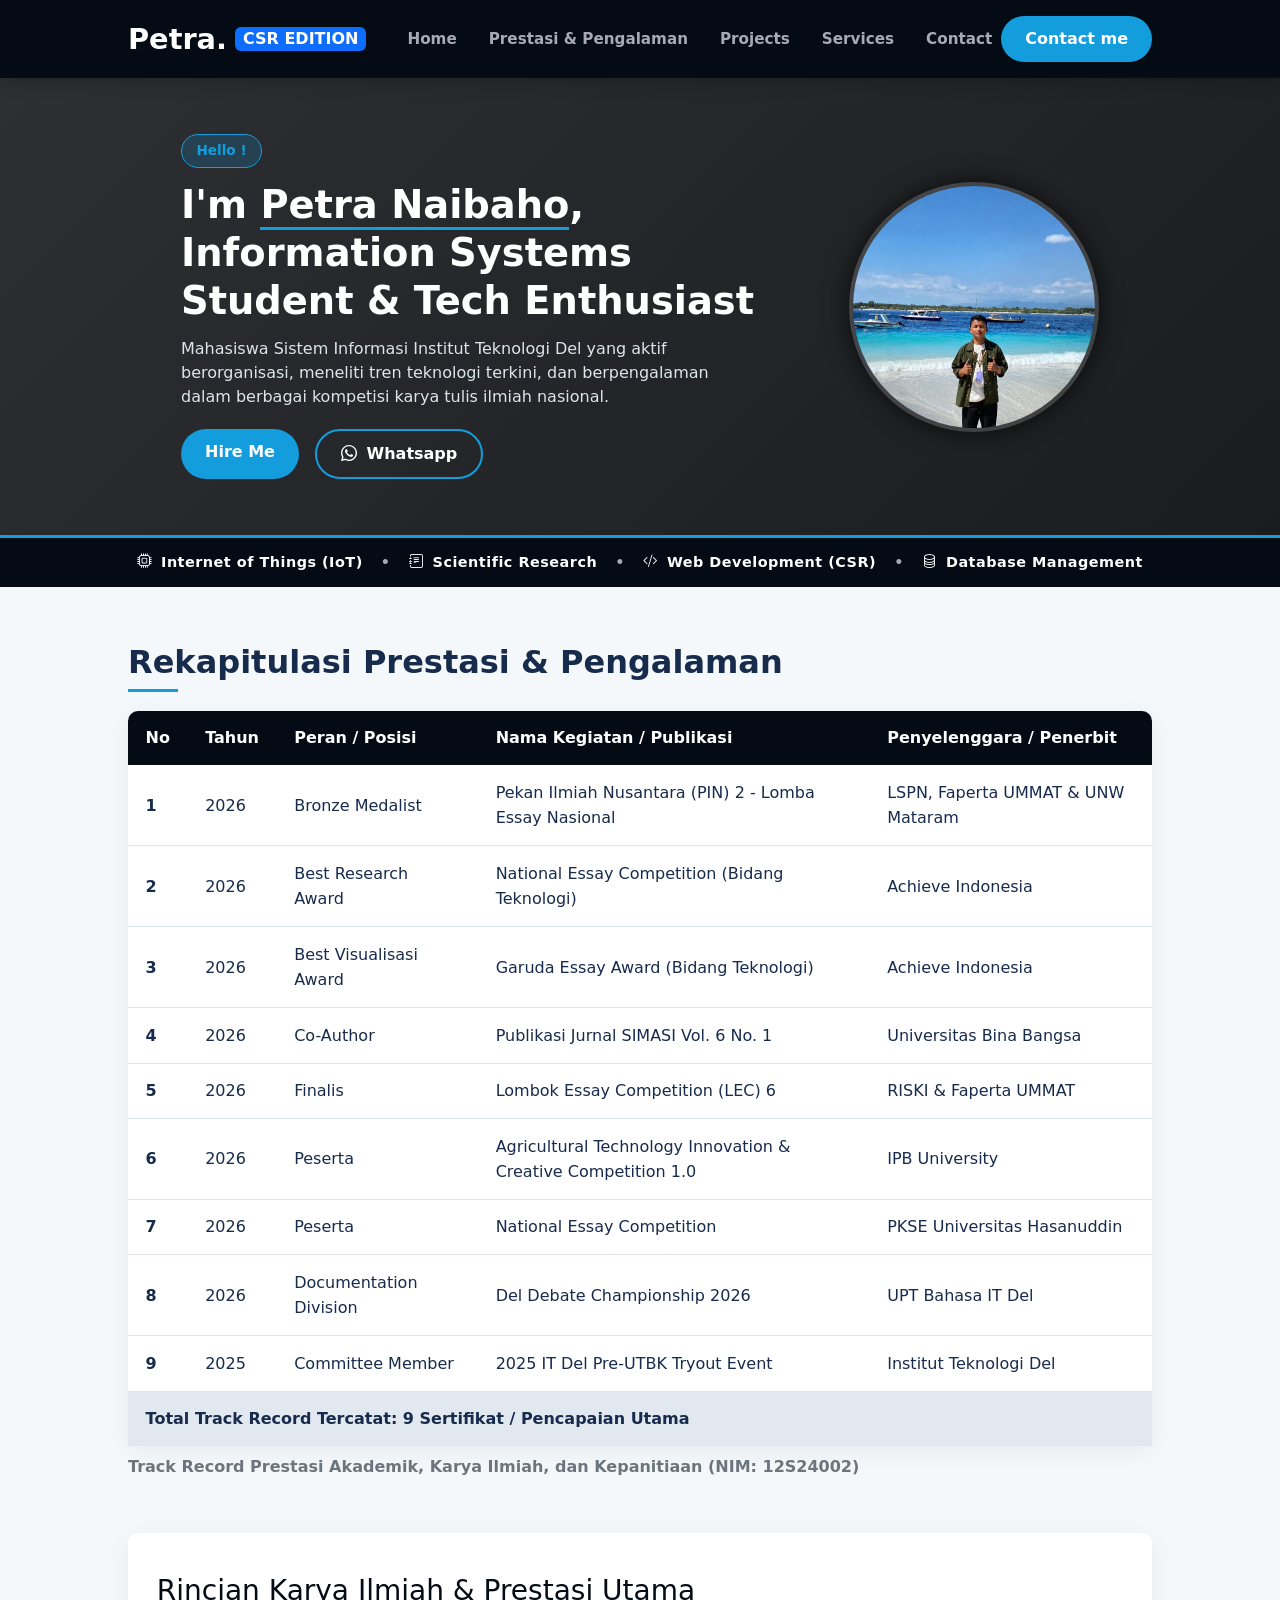
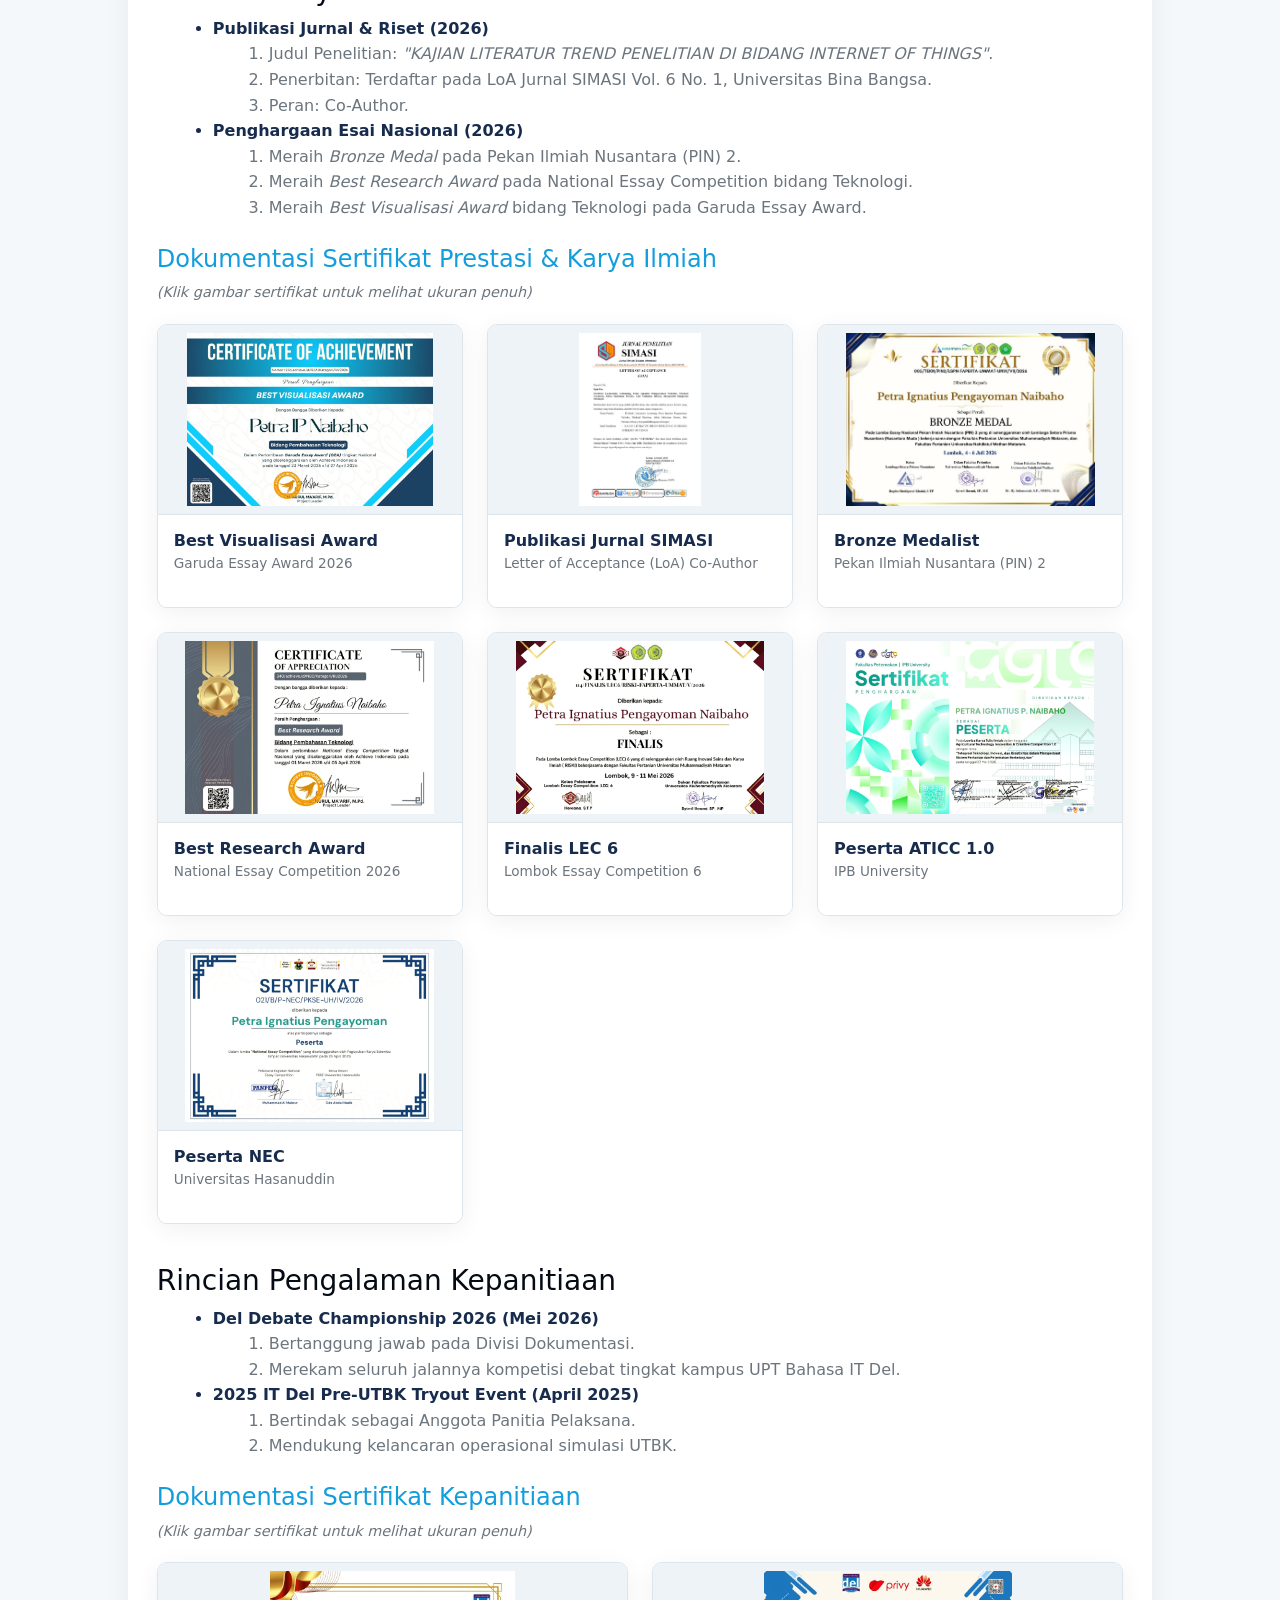
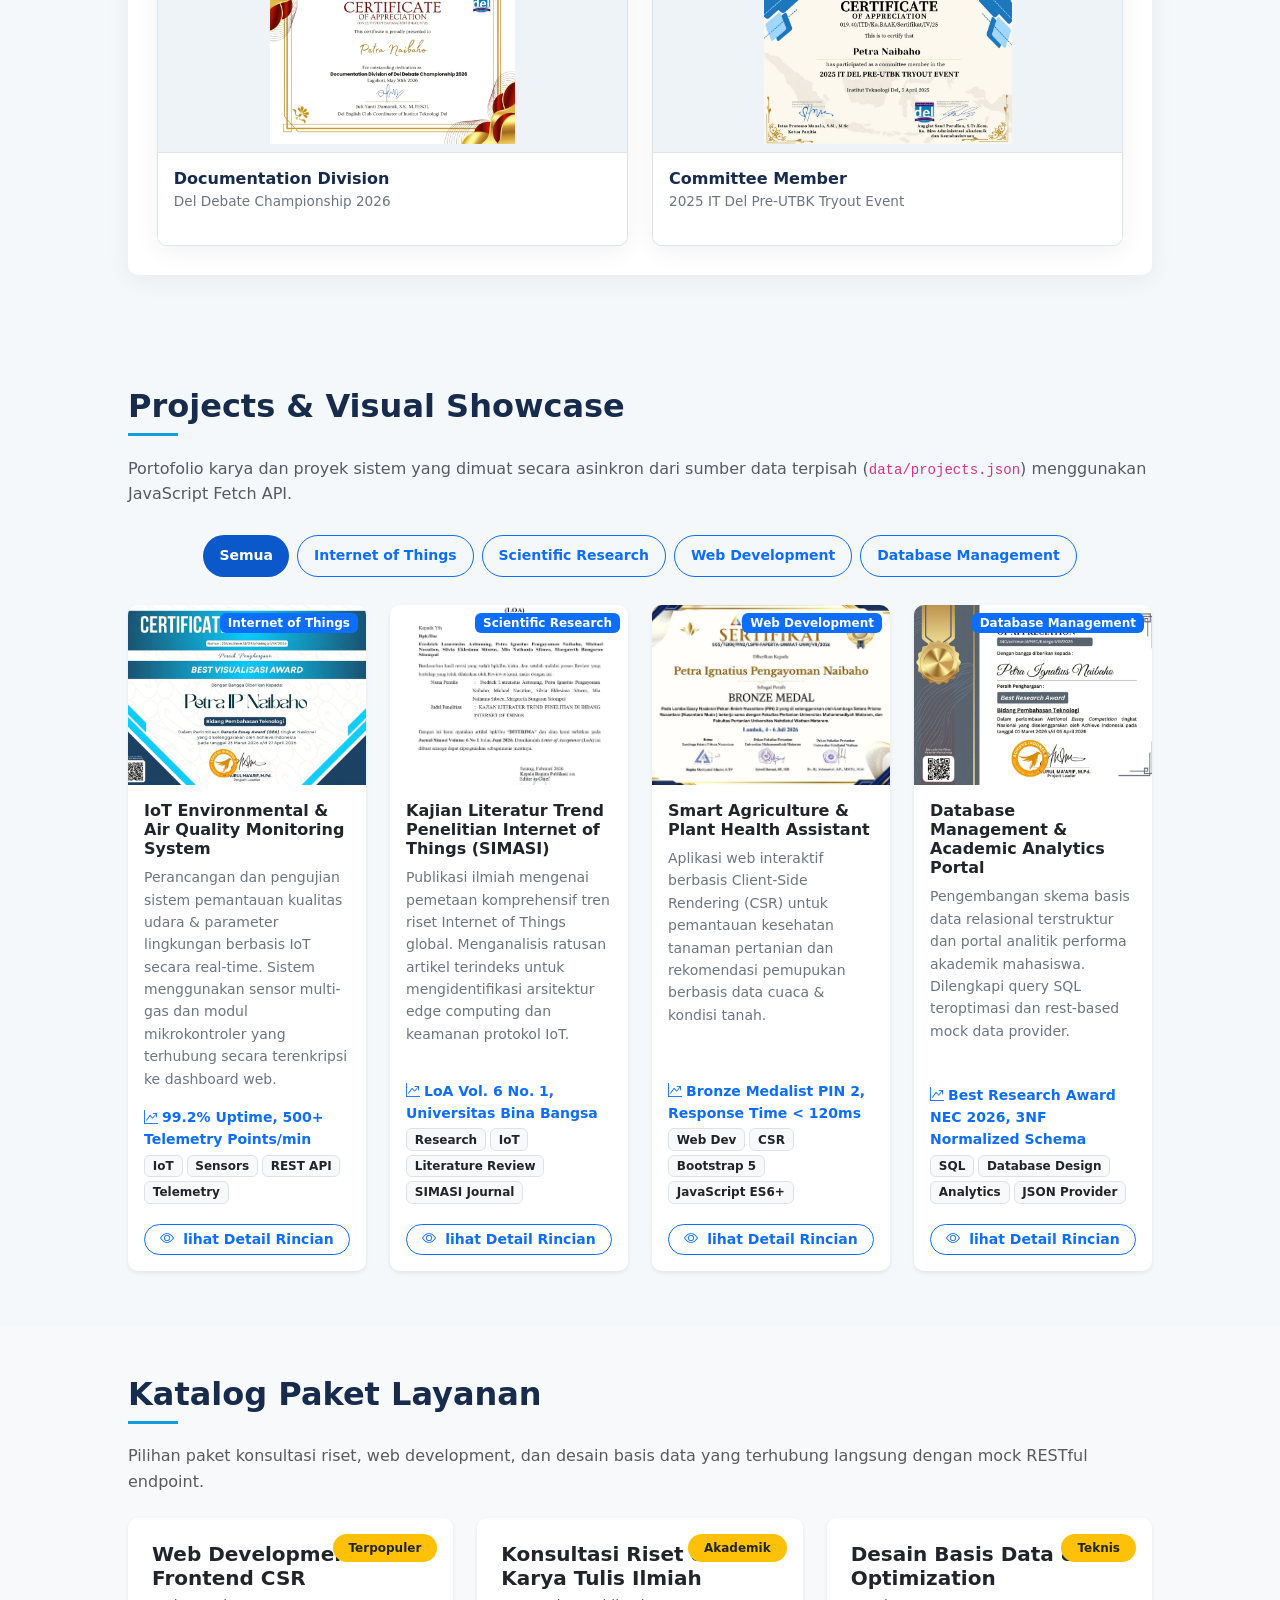
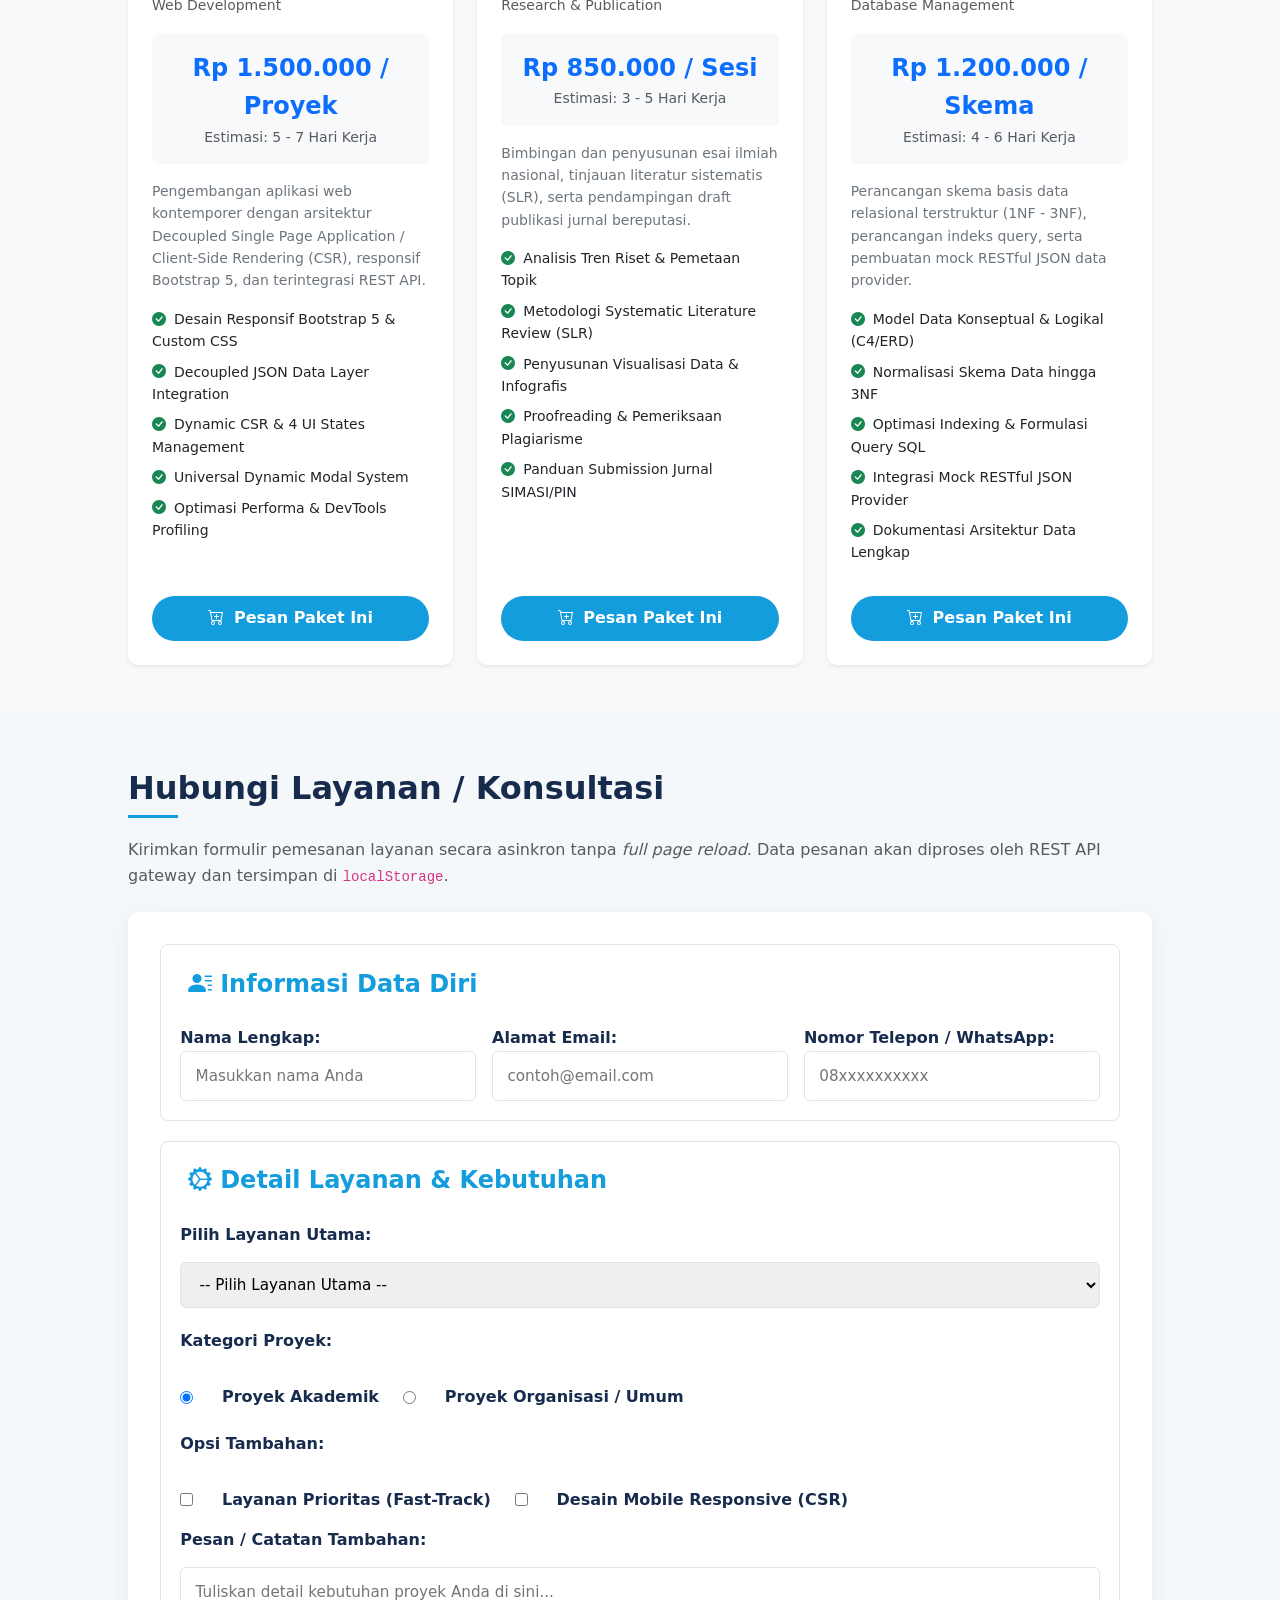
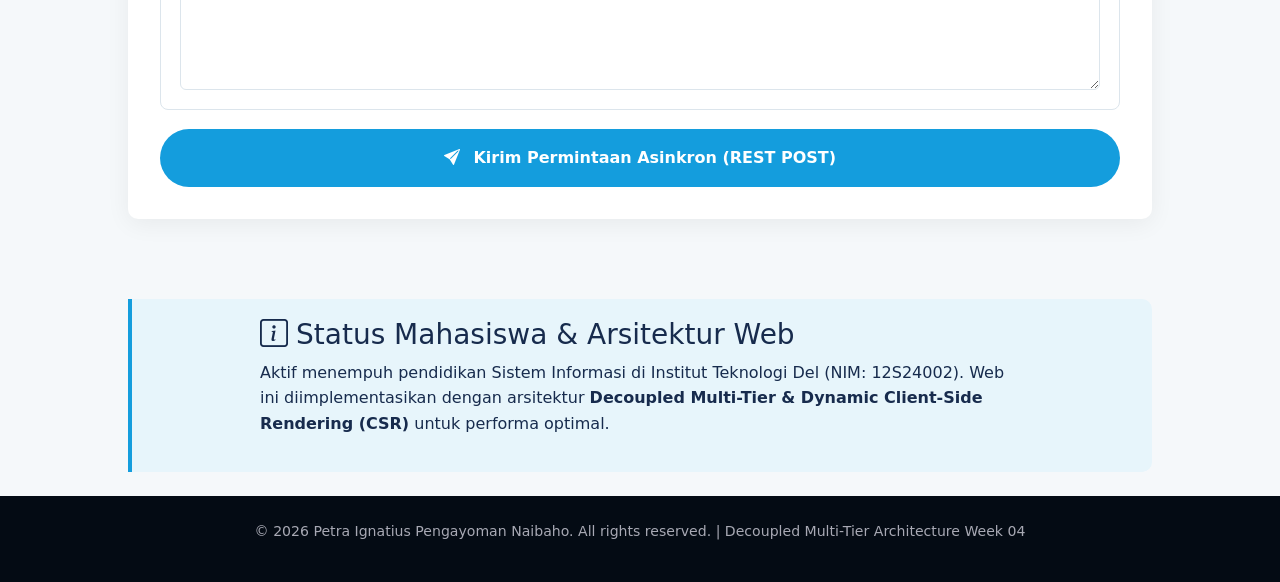
<file: index.html>
<!DOCTYPE html>
<html lang="id">
<head>
  <meta charset="UTF-8">
  <meta name="viewport" content="width=device-width, initial-scale=1.0">
  <title>Portofolio - Petra Ignatius Pengayoman Naibaho (Decoupled CSR)</title>
  <!-- Content Security Policy (CSP) Lapis Pertama Keamanan Sisi Klien -->
  <meta http-equiv="Content-Security-Policy" content="default-src 'self' https: data: 'unsafe-inline' 'unsafe-eval';">
  
  <!-- Bootstrap 5.3.3 CSS CDN -->
  <link href="https://cdn.jsdelivr.net/npm/bootstrap@5.3.3/dist/css/bootstrap.min.css" rel="stylesheet">
  <!-- Bootstrap Icons CDN -->
  <link rel="stylesheet" href="https://cdn.jsdelivr.net/npm/bootstrap-icons@1.11.3/font/bootstrap-icons.min.css">
  
  <!-- Custom Styles Week 4 (Modular) -->
  <link rel="stylesheet" href="css/custom-style.css">
</head>
<body>

  <!-- Header & Navigasi Utama -->
  <header>
    <div class="logo d-flex align-items-center gap-2">
      <h2 class="mb-0">Petra.</h2>
      <span class="badge bg-primary text-uppercase px-2 py-1 fs-6">CSR Edition</span>
    </div>
    <nav>
      <ul>
        <li><a href="#tentang-saya">Home</a></li>
        <li><a href="#prestasi-organisasi">Prestasi & Pengalaman</a></li>
        <li><a href="#portofolio-karya">Projects</a></li>
        <li><a href="#layanan-katalog">Services</a></li>
        <li><a href="#formulir-layanan">Contact</a></li>
      </ul>
    </nav>
    <div class="d-flex align-items-center">
      <!-- Reactive Badge UI State dari localStorage -->
      <span id="orderHistoryBadge" class="badge bg-warning text-dark me-3 rounded-pill px-3 py-2 fw-bold d-none shadow-sm">
        <i class="bi bi-clock-history me-1"></i> 0 Pesanan Tersimpan
      </span>
      <a href="#formulir-layanan" class="btn-nav">Contact me</a>
    </div>
  </header>

  <main>
    <!-- Hero Section -->
    <section id="tentang-saya" class="hero-section">
      <div class="hero-text">
        <span class="badge-hello">Hello !</span>
        <h1>I'm <span>Petra Naibaho</span>,<br>Information Systems Student & Tech Enthusiast</h1>
        <p>Mahasiswa Sistem Informasi Institut Teknologi Del yang aktif berorganisasi, meneliti tren teknologi terkini, dan berpengalaman dalam berbagai kompetisi karya tulis ilmiah nasional.</p>
        
        <div class="hero-buttons">
          <a href="#formulir-layanan" class="btn-primary">Hire Me</a>
          <a href="https://wa.me/6285122082758" target="_blank" rel="noopener noreferrer" class="btn-secondary">
            <i class="bi bi-whatsapp me-1"></i> Whatsapp
          </a>
        </div>
      </div>

      <!-- Foto Profil Utama -->
      <div class="hero-image-container">
        <img src="assets/Petra.jpg" alt="Foto Petra Ignatius Pengayoman Naibaho" class="profile-img">
      </div>
    </section>

    <!-- Skills Banner Strip -->
    <div class="skills-banner">
      <span><i class="bi bi-cpu me-1"></i> Internet of Things (IoT)</span> &bull; 
      <span><i class="bi bi-journal-text me-1"></i> Scientific Research</span> &bull; 
      <span><i class="bi bi-code-slash me-1"></i> Web Development (CSR)</span> &bull; 
      <span><i class="bi bi-database me-1"></i> Database Management</span>
    </div>

    <!-- Section 2: Tabel Rekapitulasi & Rincian Beserta Galeri -->
    <section id="prestasi-organisasi">
      <h2>Rekapitulasi Prestasi & Pengalaman</h2>
      
      <table>
        <caption>Track Record Prestasi Akademik, Karya Ilmiah, dan Kepanitiaan (NIM: 12S24002)</caption>
        <thead>
          <tr>
            <th scope="col">No</th>
            <th scope="col">Tahun</th>
            <th scope="col">Peran / Posisi</th>
            <th scope="col">Nama Kegiatan / Publikasi</th>
            <th scope="col">Penyelenggara / Penerbit</th>
          </tr>
        </thead>
        <tbody>
          <tr>
            <th scope="row">1</th>
            <td>2026</td>
            <td>Bronze Medalist</td>
            <td>Pekan Ilmiah Nusantara (PIN) 2 - Lomba Essay Nasional</td>
            <td>LSPN, Faperta UMMAT & UNW Mataram</td>
          </tr>
          <tr>
            <th scope="row">2</th>
            <td>2026</td>
            <td>Best Research Award</td>
            <td>National Essay Competition (Bidang Teknologi)</td>
            <td>Achieve Indonesia</td>
          </tr>
          <tr>
            <th scope="row">3</th>
            <td>2026</td>
            <td>Best Visualisasi Award</td>
            <td>Garuda Essay Award (Bidang Teknologi)</td>
            <td>Achieve Indonesia</td>
          </tr>
          <tr>
            <th scope="row">4</th>
            <td>2026</td>
            <td>Co-Author</td>
            <td>Publikasi Jurnal SIMASI Vol. 6 No. 1</td>
            <td>Universitas Bina Bangsa</td>
          </tr>
          <tr>
            <th scope="row">5</th>
            <td>2026</td>
            <td>Finalis</td>
            <td>Lombok Essay Competition (LEC) 6</td>
            <td>RISKI & Faperta UMMAT</td>
          </tr>
          <tr>
            <th scope="row">6</th>
            <td>2026</td>
            <td>Peserta</td>
            <td>Agricultural Technology Innovation & Creative Competition 1.0</td>
            <td>IPB University</td>
          </tr>
          <tr>
            <th scope="row">7</th>
            <td>2026</td>
            <td>Peserta</td>
            <td>National Essay Competition</td>
            <td>PKSE Universitas Hasanuddin</td>
          </tr>
          <tr>
            <th scope="row">8</th>
            <td>2026</td>
            <td>Documentation Division</td>
            <td>Del Debate Championship 2026</td>
            <td>UPT Bahasa IT Del</td>
          </tr>
          <tr>
            <th scope="row">9</th>
            <td>2025</td>
            <td>Committee Member</td>
            <td>2025 IT Del Pre-UTBK Tryout Event</td>
            <td>Institut Teknologi Del</td>
          </tr>
        </tbody>
        <tfoot>
          <tr>
            <td colspan="5">Total Track Record Tercatat: 9 Sertifikat / Pencapaian Utama</td>
          </tr>
        </tfoot>
      </table>

      <!-- List Detail Rincian Beserta Galeri -->
      <article class="detail-lists">
        <h3>Rincian Karya Ilmiah & Prestasi Utama</h3>
        <ul>
          <li>
            <strong>Publikasi Jurnal & Riset (2026)</strong>
            <ol>
              <li>Judul Penelitian: <em>"KAJIAN LITERATUR TREND PENELITIAN DI BIDANG INTERNET OF THINGS"</em>.</li>
              <li>Penerbitan: Terdaftar pada LoA Jurnal SIMASI Vol. 6 No. 1, Universitas Bina Bangsa.</li>
              <li>Peran: Co-Author.</li>
            </ol>
          </li>
          <li>
            <strong>Penghargaan Esai Nasional (2026)</strong>
            <ol>
              <li>Meraih <em>Bronze Medal</em> pada Pekan Ilmiah Nusantara (PIN) 2.</li>
              <li>Meraih <em>Best Research Award</em> pada National Essay Competition bidang Teknologi.</li>
              <li>Meraih <em>Best Visualisasi Award</em> bidang Teknologi pada Garuda Essay Award.</li>
            </ol>
          </li>
        </ul>

        <!-- Galeri Sertifikat Prestasi -->
        <h4 style="margin-top: 1.5rem; color: var(--primary-color);">Dokumentasi Sertifikat Prestasi & Karya Ilmiah</h4>
        <p style="font-size: 0.9rem; color: var(--text-muted); margin-bottom: 1rem;"><em>(Klik gambar sertifikat untuk melihat ukuran penuh)</em></p>
        <div class="gallery-grid" style="margin-bottom: 2.5rem;">
          <div class="gallery-card">
            <a href="assets/Sertifikat 1.jpeg" target="_blank" rel="noopener noreferrer">
              <img src="assets/Sertifikat 1.jpeg" alt="Best Visualisasi Award" class="gallery-img">
            </a>
            <div class="gallery-info">
              <h4>Best Visualisasi Award</h4>
              <p>Garuda Essay Award 2026</p>
            </div>
          </div>

          <div class="gallery-card">
            <a href="assets/Sertifikat 2.jpg" target="_blank" rel="noopener noreferrer">
              <img src="assets/Sertifikat 2.jpg" alt="Publikasi Jurnal SIMASI" class="gallery-img">
            </a>
            <div class="gallery-info">
              <h4>Publikasi Jurnal SIMASI</h4>
              <p>Letter of Acceptance (LoA) Co-Author</p>
            </div>
          </div>

          <div class="gallery-card">
            <a href="assets/Sertifikat 3.jpg" target="_blank" rel="noopener noreferrer">
              <img src="assets/Sertifikat 3.jpg" alt="Bronze Medalist" class="gallery-img">
            </a>
            <div class="gallery-info">
              <h4>Bronze Medalist</h4>
              <p>Pekan Ilmiah Nusantara (PIN) 2</p>
            </div>
          </div>

          <div class="gallery-card">
            <a href="assets/Sertifikat 5.jpg" target="_blank" rel="noopener noreferrer">
              <img src="assets/Sertifikat 5.jpg" alt="Best Research Award" class="gallery-img">
            </a>
            <div class="gallery-info">
              <h4>Best Research Award</h4>
              <p>National Essay Competition 2026</p>
            </div>
          </div>

          <div class="gallery-card">
            <a href="assets/Sertifikat 7.jpg" target="_blank" rel="noopener noreferrer">
              <img src="assets/Sertifikat 7.jpg" alt="Finalis LEC 6" class="gallery-img">
            </a>
            <div class="gallery-info">
              <h4>Finalis LEC 6</h4>
              <p>Lombok Essay Competition 6</p>
            </div>
          </div>

          <div class="gallery-card">
            <a href="assets/Sertifikat 8.jpg" target="_blank" rel="noopener noreferrer">
              <img src="assets/Sertifikat 8.jpg" alt="Peserta ATICC 1.0" class="gallery-img">
            </a>
            <div class="gallery-info">
              <h4>Peserta ATICC 1.0</h4>
              <p>IPB University</p>
            </div>
          </div>

          <div class="gallery-card">
            <a href="assets/Sertifikat 9.jpg" target="_blank" rel="noopener noreferrer">
              <img src="assets/Sertifikat 9.jpg" alt="Peserta NEC Unhas" class="gallery-img">
            </a>
            <div class="gallery-info">
              <h4>Peserta NEC</h4>
              <p>Universitas Hasanuddin</p>
            </div>
          </div>
        </div>

        <h3>Rincian Pengalaman Kepanitiaan</h3>
        <ul>
          <li>
            <strong>Del Debate Championship 2026 (Mei 2026)</strong>
            <ol>
              <li>Bertanggung jawab pada Divisi Dokumentasi.</li>
              <li>Merekam seluruh jalannya kompetisi debat tingkat kampus UPT Bahasa IT Del.</li>
            </ol>
          </li>
          <li>
            <strong>2025 IT Del Pre-UTBK Tryout Event (April 2025)</strong>
            <ol>
              <li>Bertindak sebagai Anggota Panitia Pelaksana.</li>
              <li>Mendukung kelancaran operasional simulasi UTBK.</li>
            </ol>
          </li>
        </ul>

        <!-- Galeri Sertifikat Kepanitiaan -->
        <h4 style="margin-top: 1.5rem; color: var(--primary-color);">Dokumentasi Sertifikat Kepanitiaan</h4>
        <p style="font-size: 0.9rem; color: var(--text-muted); margin-bottom: 1rem;"><em>(Klik gambar sertifikat untuk melihat ukuran penuh)</em></p>
        <div class="gallery-grid">
          <div class="gallery-card">
            <a href="assets/Sertifikat 4.jpg" target="_blank" rel="noopener noreferrer">
              <img src="assets/Sertifikat 4.jpg" alt="Documentation Division" class="gallery-img">
            </a>
            <div class="gallery-info">
              <h4>Documentation Division</h4>
              <p>Del Debate Championship 2026</p>
            </div>
          </div>

          <div class="gallery-card">
            <a href="assets/Sertifikat 6.jpg" target="_blank" rel="noopener noreferrer">
              <img src="assets/Sertifikat 6.jpg" alt="Committee Member Tryout" class="gallery-img">
            </a>
            <div class="gallery-info">
              <h4>Committee Member</h4>
              <p>2025 IT Del Pre-UTBK Tryout Event</p>
            </div>
          </div>
        </div>
      </article>
    </section>

    <!-- Section 3: Dynamic Projects Showcase (Decoupled Dynamic CSR) -->
    <section id="portofolio-karya">
      <h2>Projects & Visual Showcase</h2>
      <p class="text-muted mb-4">Portofolio karya dan proyek sistem yang dimuat secara asinkron dari sumber data terpisah (<code>data/projects.json</code>) menggunakan JavaScript Fetch API.</p>

      <!-- Filter Kategori Tombol (Dinamis dari app.js) -->
      <div id="projectFilterContainer"></div>

      <!-- Projects Grid Shell Clean (Managed via 4 UI States in app.js) -->
      <div id="projectsContainer"></div>
    </section>

    <!-- Section 4: Dynamic Services Catalog -->
    <section id="layanan-katalog" class="bg-light py-5">
      <div class="container-fluid px-0">
        <h2>Katalog Paket Layanan</h2>
        <p class="text-muted mb-4">Pilihan paket konsultasi riset, web development, dan desain basis data yang terhubung langsung dengan mock RESTful endpoint.</p>
        
        <!-- Services Grid Container -->
        <div id="servicesContainer"></div>
      </div>
    </section>

    <!-- Section 5: Decoupled Form REST Dispatching -->
    <section id="formulir-layanan">
      <h2>Hubungi Layanan / Konsultasi</h2>
      <p class="text-muted mb-4">Kirimkan formulir pemesanan layanan secara asinkron tanpa <em>full page reload</em>. Data pesanan akan diproses oleh REST API gateway dan tersimpan di <code>localStorage</code>.</p>
      
      <form id="contactForm" action="javascript:void(0);">
        <fieldset>
          <legend><i class="bi bi-person-lines-fill me-2"></i>Informasi Data Diri</legend>
          
          <div class="row g-3">
            <div class="col-md-4">
              <label for="nama">Nama Lengkap:</label>
              <input type="text" id="nama" name="nama" placeholder="Masukkan nama Anda" required>
            </div>
            <div class="col-md-4">
              <label for="email">Alamat Email:</label>
              <input type="email" id="email" name="email" placeholder="contoh@email.com" required>
            </div>
            <div class="col-md-4">
              <label for="telepon">Nomor Telepon / WhatsApp:</label>
              <input type="tel" id="telepon" name="telepon" placeholder="08xxxxxxxxxx" required>
            </div>
          </div>
        </fieldset>

        <fieldset>
          <legend><i class="bi bi-gear-wide-connected me-2"></i>Detail Layanan & Kebutuhan</legend>
          
          <label for="jenis-layanan">Pilih Layanan Utama:</label>
          <select id="jenis-layanan" name="jenis-layanan" required>
            <option value="" disabled selected>-- Memuat Opsi Layanan... --</option>
          </select>

          <p class="form-label-group">Kategori Proyek:</p>
          <div class="radio-group">
            <input type="radio" id="akademik" name="kategori" value="Proyek Akademik" checked required>
            <label for="akademik">Proyek Akademik</label>
            
            <input type="radio" id="organisasi" name="kategori" value="Proyek Organisasi / Umum">
            <label for="organisasi">Proyek Organisasi / Umum</label>
          </div>

          <p class="form-label-group">Opsi Tambahan:</p>
          <div class="checkbox-group">
            <input type="checkbox" id="fast-track" name="opsi" value="Layanan Prioritas">
            <label for="fast-track">Layanan Prioritas (Fast-Track)</label>
            
            <input type="checkbox" id="responsive" name="opsi" value="Desain Mobile Responsive">
            <label for="responsive">Desain Mobile Responsive (CSR)</label>
          </div>

          <label for="pesan">Pesan / Catatan Tambahan:</label>
          <textarea id="pesan" name="pesan" rows="4" placeholder="Tuliskan detail kebutuhan proyek Anda di sini..." required></textarea>
        </fieldset>

        <button type="submit" class="btn-primary w-100 py-3 fw-bold fs-6">
          <i class="bi bi-send-fill me-2"></i> Kirim Permintaan Asinkron (REST POST)
        </button>
      </form>
    </section>

    <!-- Sidebar Informasi Tambahan -->
    <aside>
      <h3><i class="bi bi-info-square me-2"></i>Status Mahasiswa & Arsitektur Web</h3>
      <p>Aktif menempuh pendidikan Sistem Informasi di Institut Teknologi Del (NIM: 12S24002). Web ini diimplementasikan dengan arsitektur <strong>Decoupled Multi-Tier & Dynamic Client-Side Rendering (CSR)</strong> untuk performa optimal.</p>
    </aside>
  </main>

  <!-- Universal Dynamic Modal Component (Tepat 1 Element Modal di HTML) -->
  <div class="modal fade" id="universalProjectModal" tabindex="-1" aria-labelledby="projectModalTitle" aria-hidden="true">
    <div class="modal-dialog modal-lg modal-dialog-centered">
      <div class="modal-content border-0 shadow-lg">
        <div class="modal-header bg-primary text-white">
          <h5 class="modal-title fw-bold" id="projectModalTitle"><i class="bi bi-folder2-open me-2"></i>Judul Proyek</h5>
          <button type="button" class="btn-close btn-close-white" data-bs-dismiss="modal" aria-label="Close"></button>
        </div>
        <div class="modal-body p-4" id="projectModalBody">
          <!-- Dynamic Content Injected via JavaScript App Controller -->
        </div>
        <div class="modal-footer bg-light border-0">
          <button type="button" class="btn btn-secondary rounded-pill px-4" data-bs-dismiss="modal">Tutup</button>
        </div>
      </div>
    </div>
  </div>

  <!-- Footer -->
  <footer>
    <p>&copy; 2026 Petra Ignatius Pengayoman Naibaho. All rights reserved. | Decoupled Multi-Tier Architecture Week 04</p>
  </footer>

  <!-- Bootstrap 5.3.3 JS Bundle CDN -->
  <script src="https://cdn.jsdelivr.net/npm/bootstrap@5.3.3/dist/js/bootstrap.bundle.min.js"></script>

  <!-- Data Access Layer (HTTP Fetch & Error Handling) -->
  <script src="js/api-service.js"></script>
  <!-- Presentation Layer (DOM Control, CSR & Events) -->
  <script src="js/app.js"></script>

</body>
</html>
</file>
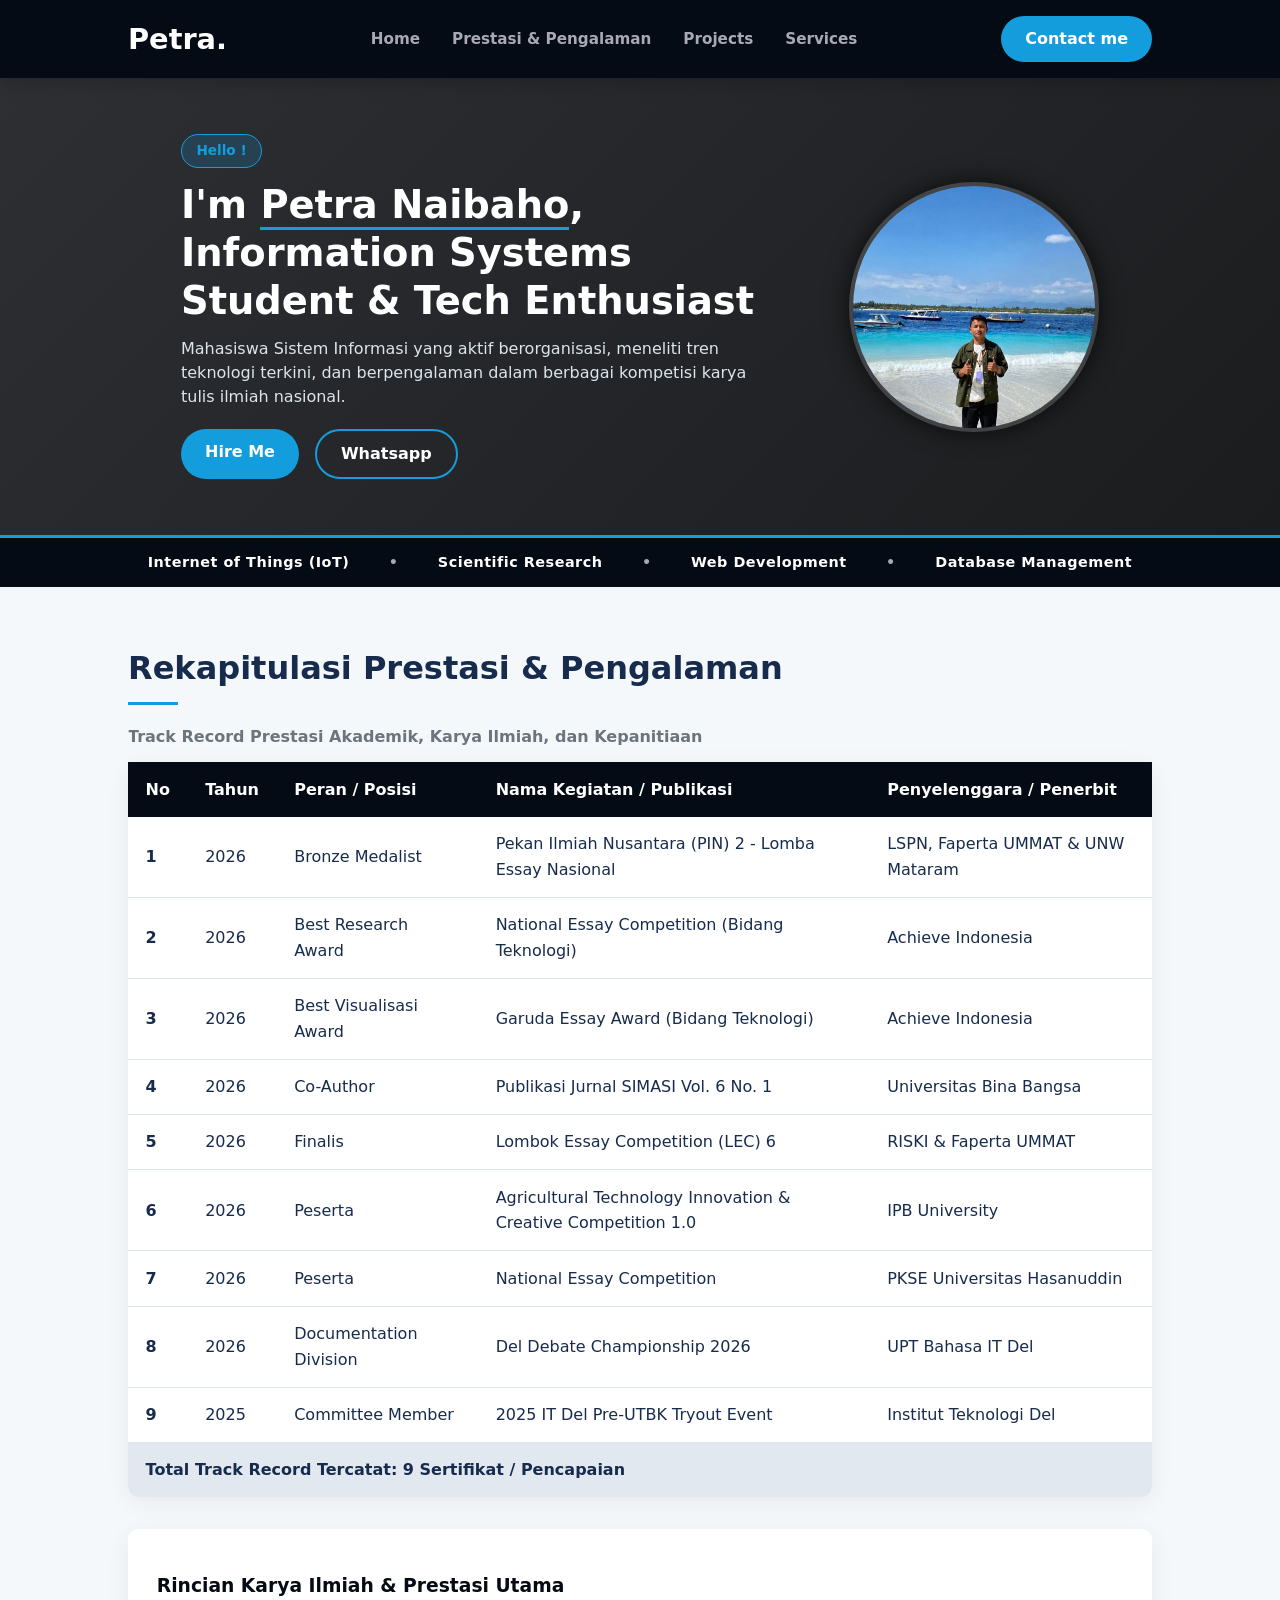
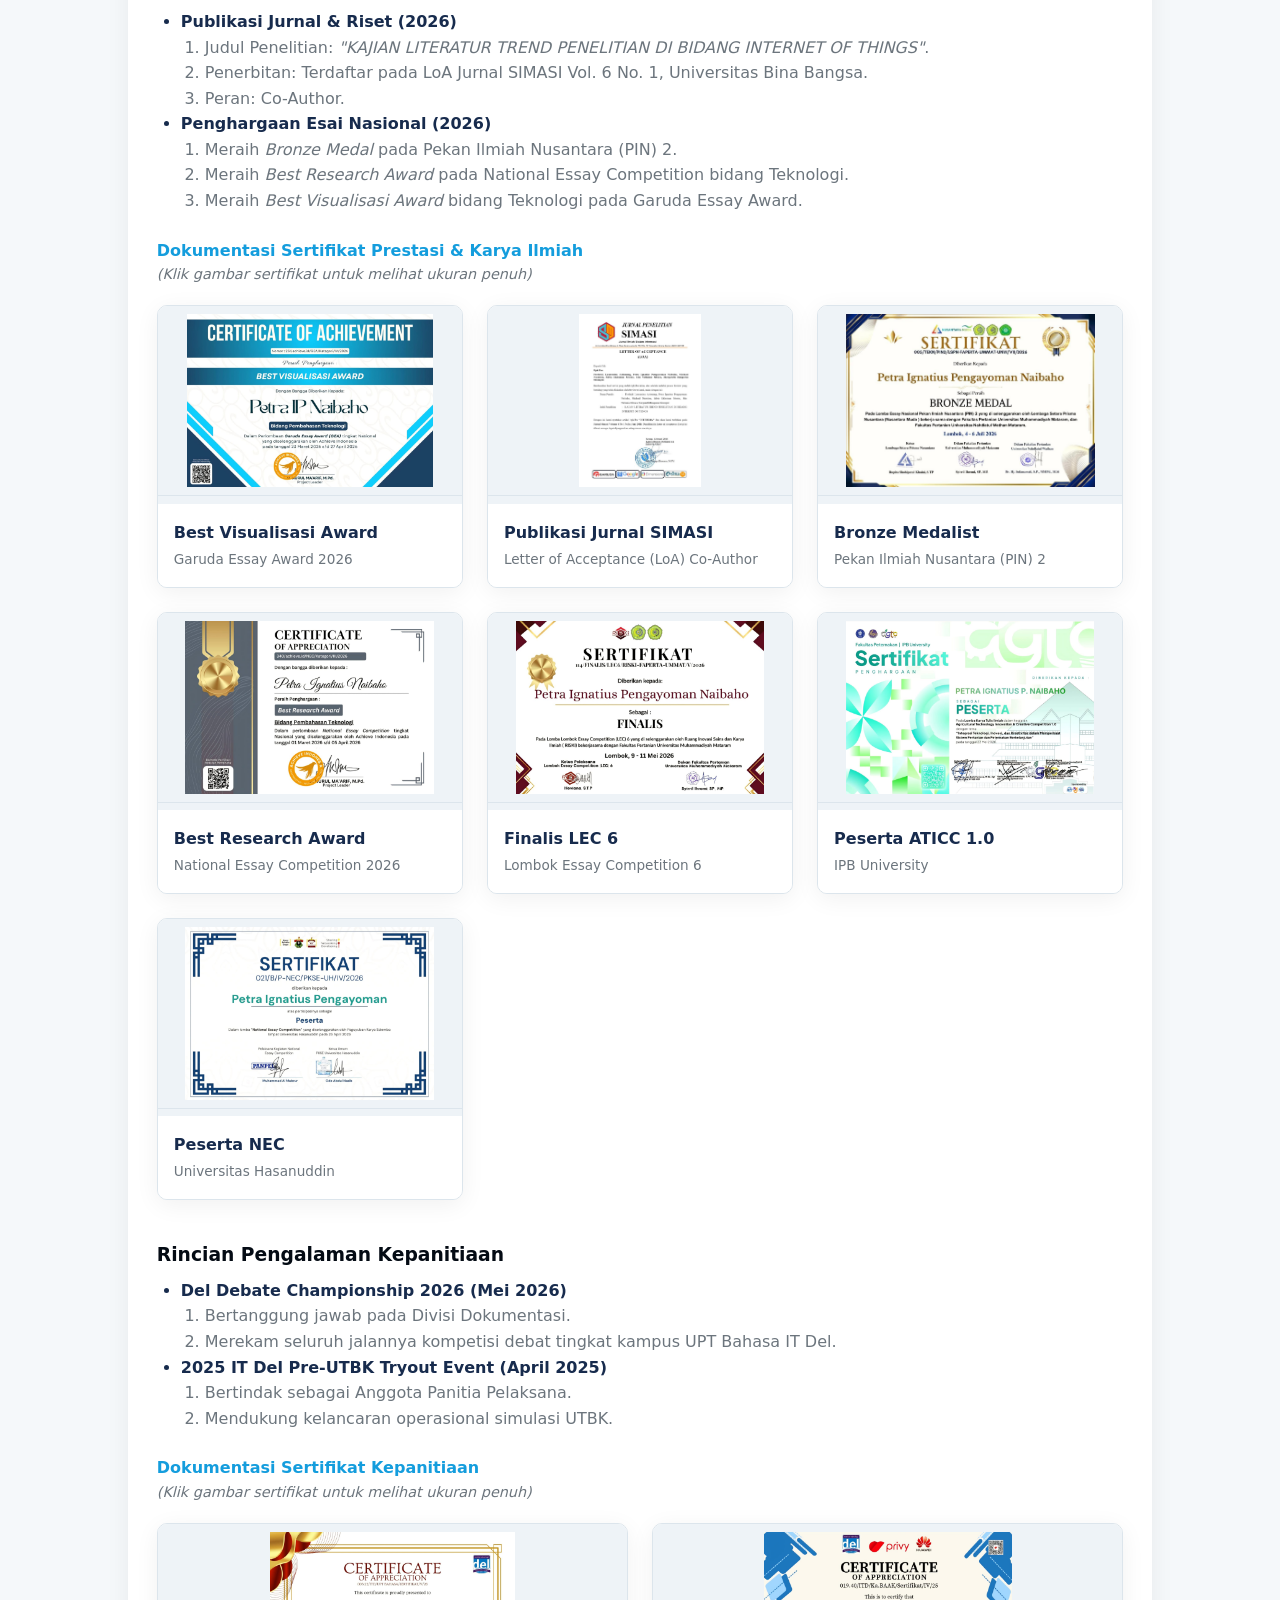
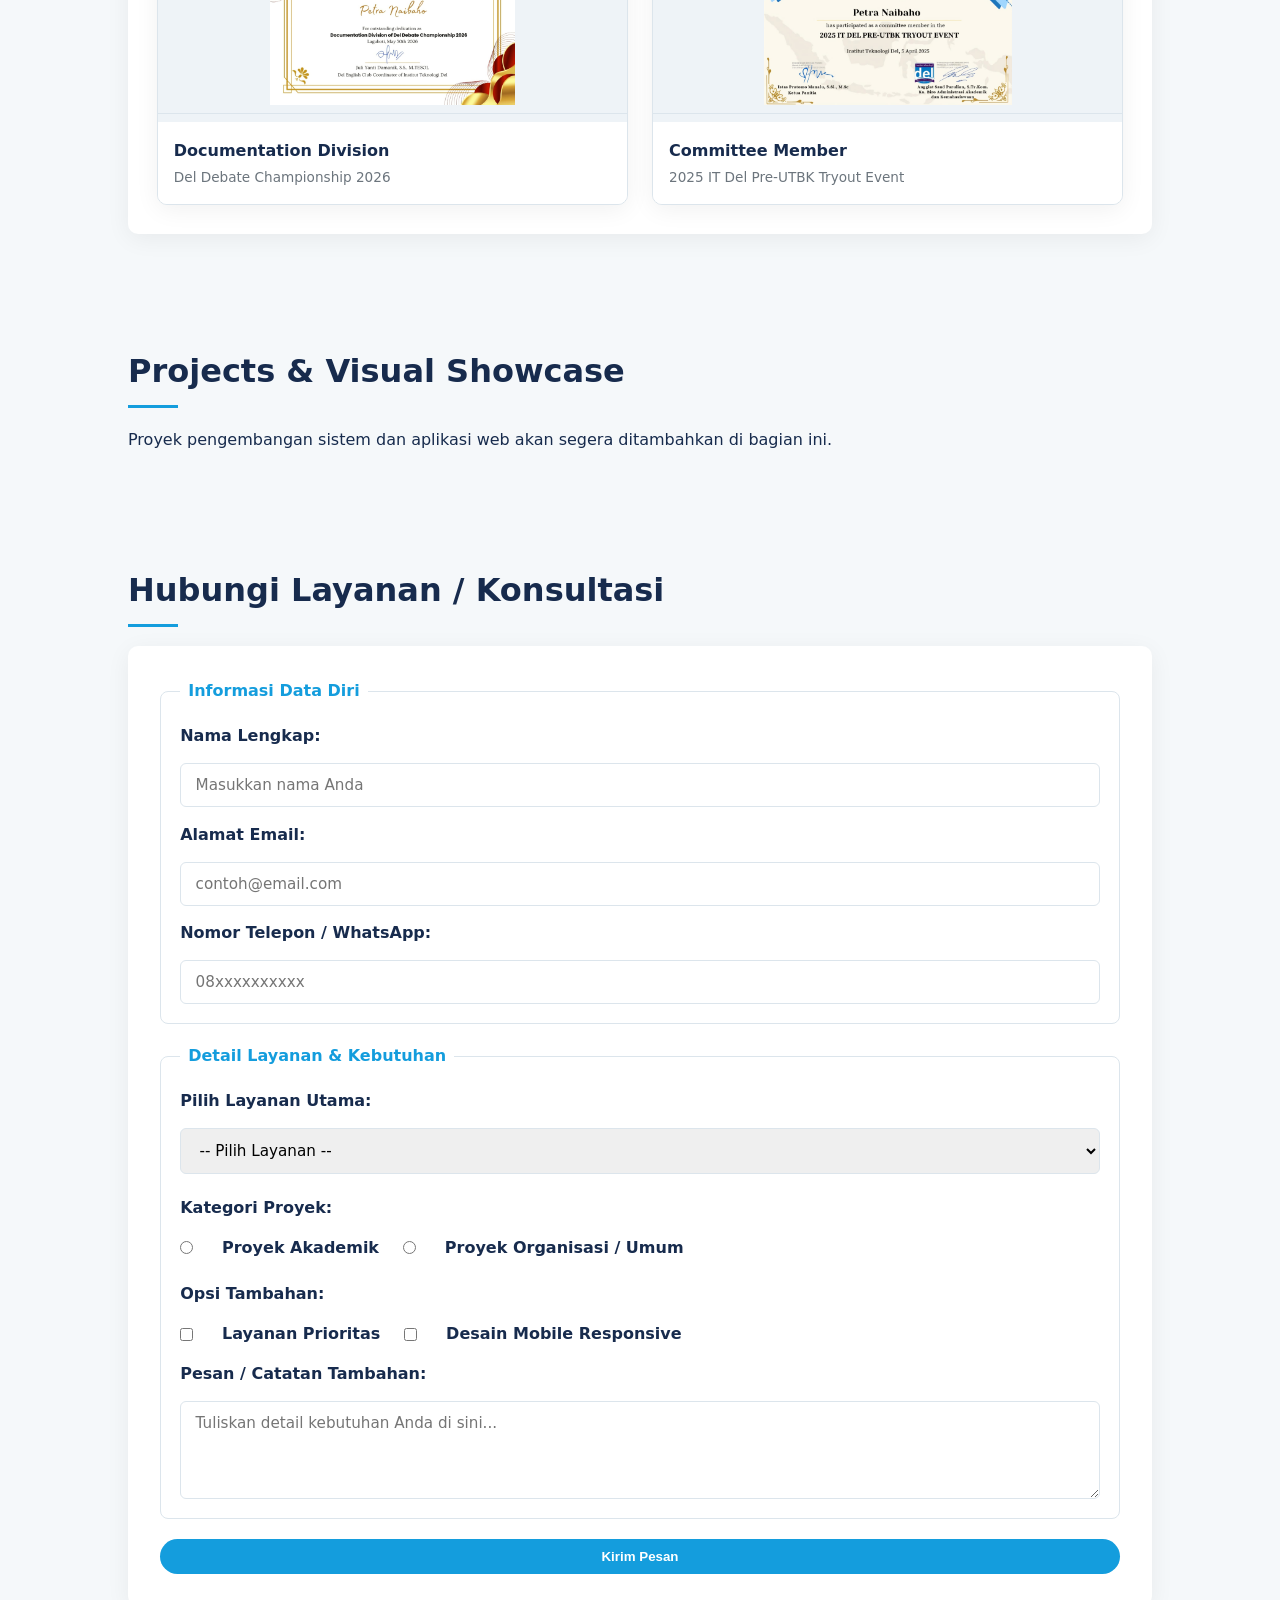
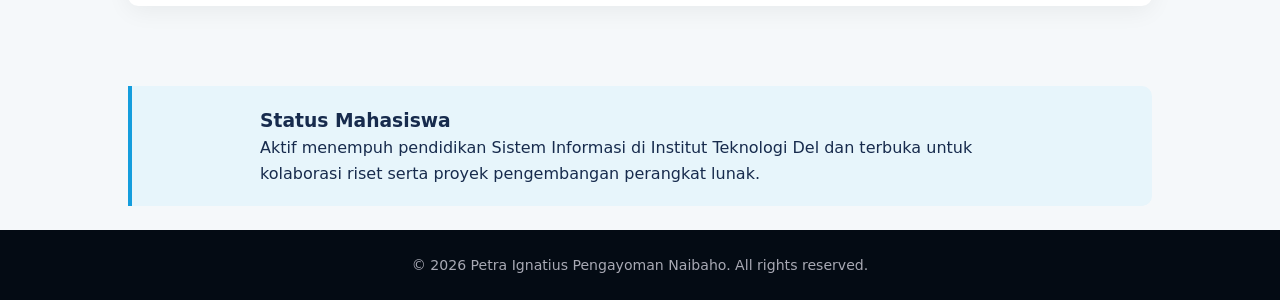
<file: Portofolio_Petra/index.html>
<!DOCTYPE html>
<html lang="id">
<head>
  <meta charset="UTF-8">
  <meta name="viewport" content="width=device-width, initial-scale=1.0">
  <title>Portofolio - Petra Ignatius Pengayoman Naibaho</title>
  <link rel="stylesheet" href="style.css">
</head>
<body>

  <!-- Header & Navigasi Utama -->
  <header>
    <div class="logo">
      <h2>Petra.</h2>
    </div>
    <nav>
      <ul>
        <li><a href="#tentang-saya">Home</a></li>
        <li><a href="#prestasi-organisasi">Prestasi & Pengalaman</a></li>
        <li><a href="#portofolio-karya">Projects</a></li>
        <li><a href="#formulir-layanan">Services</a></li>
      </ul>
    </nav>
    <a href="#formulir-layanan" class="btn-nav">Contact me</a>
  </header>

  <main>
    <!-- Hero Section -->
    <section id="tentang-saya" class="hero-section">
      <div class="hero-text">
        <span class="badge-hello">Hello !</span>
        <h1>I'm <span>Petra Naibaho</span>,<br>Information Systems Student & Tech Enthusiast</h1>
        <p>Mahasiswa Sistem Informasi yang aktif berorganisasi, meneliti tren teknologi terkini, dan berpengalaman dalam berbagai kompetisi karya tulis ilmiah nasional.</p>
        
        <div class="hero-buttons">
          <a href="#formulir-layanan" class="btn-primary">Hire Me</a>
          <a href="https://wa.me/" target="_blank" rel="noopener noreferrer" class="btn-secondary">Whatsapp</a>
        </div>
      </div>

      <!-- Foto Profil Utama (Tanpa Tag Badge) -->
      <div class="hero-image-container">
        <img src="/Portofolio_Petra/assets/Petra.jpg" alt="Foto Petra Ignatius Pengayoman Naibaho" class="profile-img">
      </div>
    </section>

    <!-- Skills Banner Strip -->
    <div class="skills-banner">
      <span>Internet of Things (IoT)</span> &bull; 
      <span>Scientific Research</span> &bull; 
      <span>Web Development</span> &bull; 
      <span>Database Management</span>
    </div>

    <!-- Section 2: Tabel Rekapitulasi & Rincian Beserta Galeri Terpisah -->
    <section id="prestasi-organisasi">
      <h2>Rekapitulasi Prestasi & Pengalaman</h2>
      
      <!-- Tabel Semantik Lengkap -->
      <table>
        <caption>Track Record Prestasi Akademik, Karya Ilmiah, dan Kepanitiaan</caption>
        <thead>
          <tr>
            <th scope="col">No</th>
            <th scope="col">Tahun</th>
            <th scope="col">Peran / Posisi</th>
            <th scope="col">Nama Kegiatan / Publikasi</th>
            <th scope="col">Penyelenggara / Penerbit</th>
          </tr>
        </thead>
        <tbody>
          <tr>
            <th scope="row">1</th>
            <td>2026</td>
            <td>Bronze Medalist</td>
            <td>Pekan Ilmiah Nusantara (PIN) 2 - Lomba Essay Nasional</td>
            <td>LSPN, Faperta UMMAT & UNW Mataram</td>
          </tr>
          <tr>
            <th scope="row">2</th>
            <td>2026</td>
            <td>Best Research Award</td>
            <td>National Essay Competition (Bidang Teknologi)</td>
            <td>Achieve Indonesia</td>
          </tr>
          <tr>
            <th scope="row">3</th>
            <td>2026</td>
            <td>Best Visualisasi Award</td>
            <td>Garuda Essay Award (Bidang Teknologi)</td>
            <td>Achieve Indonesia</td>
          </tr>
          <tr>
            <th scope="row">4</th>
            <td>2026</td>
            <td>Co-Author</td>
            <td>Publikasi Jurnal SIMASI Vol. 6 No. 1</td>
            <td>Universitas Bina Bangsa</td>
          </tr>
          <tr>
            <th scope="row">5</th>
            <td>2026</td>
            <td>Finalis</td>
            <td>Lombok Essay Competition (LEC) 6</td>
            <td>RISKI & Faperta UMMAT</td>
          </tr>
          <tr>
            <th scope="row">6</th>
            <td>2026</td>
            <td>Peserta</td>
            <td>Agricultural Technology Innovation & Creative Competition 1.0</td>
            <td>IPB University</td>
          </tr>
          <tr>
            <th scope="row">7</th>
            <td>2026</td>
            <td>Peserta</td>
            <td>National Essay Competition</td>
            <td>PKSE Universitas Hasanuddin</td>
          </tr>
          <tr>
            <th scope="row">8</th>
            <td>2026</td>
            <td>Documentation Division</td>
            <td>Del Debate Championship 2026</td>
            <td>UPT Bahasa IT Del</td>
          </tr>
          <tr>
            <th scope="row">9</th>
            <td>2025</td>
            <td>Committee Member</td>
            <td>2025 IT Del Pre-UTBK Tryout Event</td>
            <td>Institut Teknologi Del</td>
          </tr>
        </tbody>
        <tfoot>
          <tr>
            <td colspan="5">Total Track Record Tercatat: 9 Sertifikat / Pencapaian</td>
          </tr>
        </tfoot>
      </table>

      <!-- List Detail Rincian Beserta Galeri Terpisah -->
      <article class="detail-lists">
        <h3>Rincian Karya Ilmiah & Prestasi Utama</h3>
        <ul>
          <li>
            <strong>Publikasi Jurnal & Riset (2026)</strong>
            <ol>
              <li>Judul Penelitian: <em>"KAJIAN LITERATUR TREND PENELITIAN DI BIDANG INTERNET OF THINGS"</em>.</li>
              <li>Penerbitan: Terdaftar pada LoA Jurnal SIMASI Vol. 6 No. 1, Universitas Bina Bangsa.</li>
              <li>Peran: Co-Author.</li>
            </ol>
          </li>
          <li>
            <strong>Penghargaan Esai Nasional (2026)</strong>
            <ol>
              <li>Meraih <em>Bronze Medal</em> pada Pekan Ilmiah Nusantara (PIN) 2.</li>
              <li>Meraih <em>Best Research Award</em> pada National Essay Competition bidang Teknologi.</li>
              <li>Meraih <em>Best Visualisasi Award</em> bidang Teknologi pada Garuda Essay Award.</li>
            </ol>
          </li>
        </ul>

        <!-- 1. Galeri Sertifikat Prestasi & Karya Ilmiah -->
        <h4 style="margin-top: 1.5rem; color: var(--primary-color);">Dokumentasi Sertifikat Prestasi & Karya Ilmiah</h4>
        <p style="font-size: 0.9rem; color: var(--text-muted); margin-bottom: 1rem;"><em>(Klik gambar sertifikat untuk melihat ukuran penuh)</em></p>
        <div class="gallery-grid" style="margin-bottom: 2.5rem;">
          <div class="gallery-card">
            <a href="/Portofolio_Petra/assets/Sertifikat 1.jpeg" target="_blank" rel="noopener noreferrer">
              <img src="/Portofolio_Petra/assets/Sertifikat 1.jpeg" alt="Best Visualisasi Award" class="gallery-img">
            </a>
            <div class="gallery-info">
              <h4>Best Visualisasi Award</h4>
              <p>Garuda Essay Award 2026</p>
            </div>
          </div>

          <div class="gallery-card">
            <a href="/Portofolio_Petra/assets/Sertifikat 2.jpg" target="_blank" rel="noopener noreferrer">
              <img src="/Portofolio_Petra/assets/Sertifikat 2.jpg" alt="Publikasi Jurnal SIMASI" class="gallery-img">
            </a>
            <div class="gallery-info">
              <h4>Publikasi Jurnal SIMASI</h4>
              <p>Letter of Acceptance (LoA) Co-Author</p>
            </div>
          </div>

          <div class="gallery-card">
            <a href="/Portofolio_Petra/assets/Sertifikat 3.jpg" target="_blank" rel="noopener noreferrer">
              <img src="/Portofolio_Petra/assets/Sertifikat 3.jpg" alt="Bronze Medalist" class="gallery-img">
            </a>
            <div class="gallery-info">
              <h4>Bronze Medalist</h4>
              <p>Pekan Ilmiah Nusantara (PIN) 2</p>
            </div>
          </div>

          <div class="gallery-card">
            <a href="/Portofolio_Petra/assets/Sertifikat 5.jpg" target="_blank" rel="noopener noreferrer">
              <img src="/Portofolio_Petra/assets/Sertifikat 5.jpg" alt="Best Research Award" class="gallery-img">
            </a>
            <div class="gallery-info">
              <h4>Best Research Award</h4>
              <p>National Essay Competition 2026</p>
            </div>
          </div>

          <div class="gallery-card">
            <a href="/Portofolio_Petra/assets/Sertifikat 7.jpg" target="_blank" rel="noopener noreferrer">
              <img src="/Portofolio_Petra/assets/Sertifikat 7.jpg" alt="Finalis LEC 6" class="gallery-img">
            </a>
            <div class="gallery-info">
              <h4>Finalis LEC 6</h4>
              <p>Lombok Essay Competition 6</p>
            </div>
          </div>

          <div class="gallery-card">
            <a href="/Portofolio_Petra/assets/Sertifikat 8.jpg" target="_blank" rel="noopener noreferrer">
              <img src="/Portofolio_Petra/assets/Sertifikat 8.jpg" alt="Peserta ATICC 1.0" class="gallery-img">
            </a>
            <div class="gallery-info">
              <h4>Peserta ATICC 1.0</h4>
              <p>IPB University</p>
            </div>
          </div>

          <div class="gallery-card">
            <a href="/Portofolio_Petra/assets/Sertifikat 9.jpg" target="_blank" rel="noopener noreferrer">
              <img src="/Portofolio_Petra/assets/Sertifikat 9.jpg" alt="Peserta NEC Unhas" class="gallery-img">
            </a>
            <div class="gallery-info">
              <h4>Peserta NEC</h4>
              <p>Universitas Hasanuddin</p>
            </div>
          </div>
        </div>

        <h3>Rincian Pengalaman Kepanitiaan</h3>
        <ul>
          <li>
            <strong>Del Debate Championship 2026 (Mei 2026)</strong>
            <ol>
              <li>Bertanggung jawab pada Divisi Dokumentasi.</li>
              <li>Merekam seluruh jalannya kompetisi debat tingkat kampus UPT Bahasa IT Del.</li>
            </ol>
          </li>
          <li>
            <strong>2025 IT Del Pre-UTBK Tryout Event (April 2025)</strong>
            <ol>
              <li>Bertindak sebagai Anggota Panitia Pelaksana.</li>
              <li>Mendukung kelancaran operasional simulasi UTBK.</li>
            </ol>
          </li>
        </ul>

        <!-- 2. Galeri Sertifikat Kepanitiaan -->
        <h4 style="margin-top: 1.5rem; color: var(--primary-color);">Dokumentasi Sertifikat Kepanitiaan</h4>
        <p style="font-size: 0.9rem; color: var(--text-muted); margin-bottom: 1rem;"><em>(Klik gambar sertifikat untuk melihat ukuran penuh)</em></p>
        <div class="gallery-grid">
          <div class="gallery-card">
            <a href="/Portofolio_Petra/assets/Sertifikat 4.jpg" target="_blank" rel="noopener noreferrer">
              <img src="/Portofolio_Petra/assets/Sertifikat 4.jpg" alt="Documentation Division" class="gallery-img">
            </a>
            <div class="gallery-info">
              <h4>Documentation Division</h4>
              <p>Del Debate Championship 2026</p>
            </div>
          </div>

          <div class="gallery-card">
            <a href="/Portofolio_Petra/assets/Sertifikat 6.jpg" target="_blank" rel="noopener noreferrer">
              <img src="/Portofolio_Petra/assets/Sertifikat 6.jpg" alt="Committee Member Tryout" class="gallery-img">
            </a>
            <div class="gallery-info">
              <h4>Committee Member</h4>
              <p>2025 IT Del Pre-UTBK Tryout Event</p>
            </div>
          </div>
        </div>
      </article>
    </section>

    <!-- Section 3: Showcase Karya (Sementara Dikosongkan) -->
    <section id="portofolio-karya">
      <h2>Projects & Visual Showcase</h2>
      <p>Proyek pengembangan sistem dan aplikasi web akan segera ditambahkan di bagian ini.</p>
    </section>

    <!-- Section 4: Formulir Layanan Interaktif (WCAG 2.2 Level AA) -->
    <section id="formulir-layanan">
      <h2>Hubungi Layanan / Konsultasi</h2>
      <form action="#" method="POST">
        
        <fieldset>
          <legend>Informasi Data Diri</legend>
          
          <label for="nama">Nama Lengkap:</label>
          <input type="text" id="nama" name="nama" placeholder="Masukkan nama Anda" required>

          <label for="email">Alamat Email:</label>
          <input type="email" id="email" name="email" placeholder="contoh@email.com" required>

          <label for="telepon">Nomor Telepon / WhatsApp:</label>
          <input type="tel" id="telepon" name="telepon" placeholder="08xxxxxxxxxx" required>
        </fieldset>

        <fieldset>
          <legend>Detail Layanan & Kebutuhan</legend>
          
          <label for="jenis-layanan">Pilih Layanan Utama:</label>
          <select id="jenis-layanan" name="jenis-layanan" required>
            <option value="">-- Pilih Layanan --</option>
            <option value="web-dev">Web Development</option>
            <option value="research">Konsultasi Riset & Karya Tulis</option>
            <option value="database">Desain Basis Data</option>
          </select>

          <p class="form-label-group">Kategori Proyek:</p>
          <div class="radio-group">
            <input type="radio" id="akademik" name="kategori" value="akademik" required>
            <label for="akademik">Proyek Akademik</label>
            
            <input type="radio" id="organisasi" name="kategori" value="organisasi">
            <label for="organisasi">Proyek Organisasi / Umum</label>
          </div>

          <p class="form-label-group">Opsi Tambahan:</p>
          <div class="checkbox-group">
            <input type="checkbox" id="fast-track" name="opsi" value="fast-track">
            <label for="fast-track">Layanan Prioritas</label>
            
            <input type="checkbox" id="responsive" name="opsi" value="responsive">
            <label for="responsive">Desain Mobile Responsive</label>
          </div>

          <label for="pesan">Pesan / Catatan Tambahan:</label>
          <textarea id="pesan" name="pesan" rows="4" placeholder="Tuliskan detail kebutuhan Anda di sini..." required></textarea>
        </fieldset>

        <button type="submit" class="btn-primary">Kirim Pesan</button>
      </form>
    </section>

    <!-- Sidebar Informasi Tambahan -->
    <aside>
      <h3>Status Mahasiswa</h3>
      <p>Aktif menempuh pendidikan Sistem Informasi di Institut Teknologi Del dan terbuka untuk kolaborasi riset serta proyek pengembangan perangkat lunak.</p>
    </aside>
  </main>

  <!-- Footer -->
  <footer>
    <p>&copy; 2026 Petra Ignatius Pengayoman Naibaho. All rights reserved.</p>
  </footer>

</body>
</html>
</file>
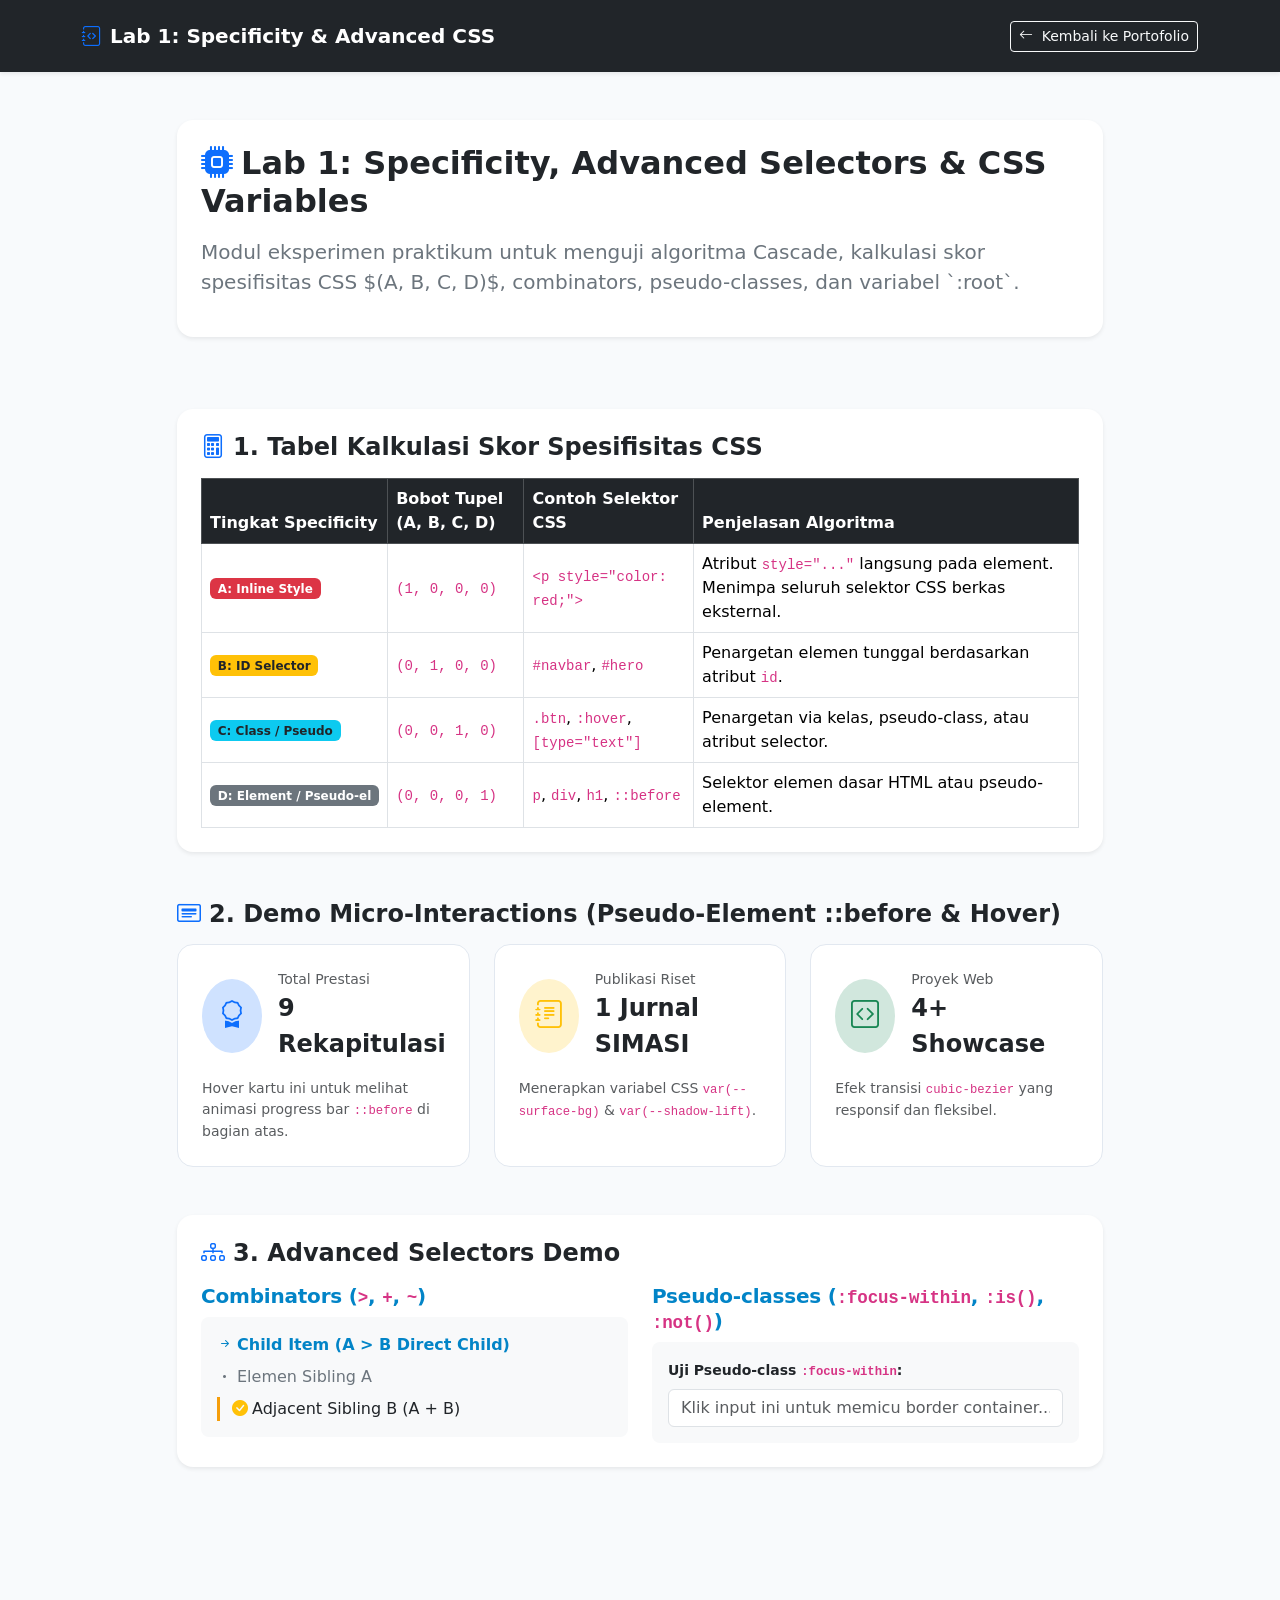
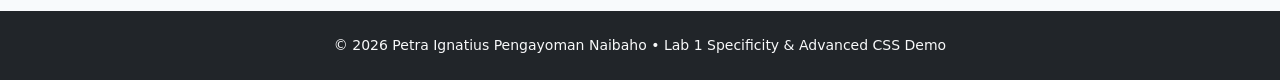
<file: lab1_specificity.html>
<!DOCTYPE html>
<html lang="id">
<head>
  <meta charset="UTF-8">
  <meta name="viewport" content="width=device-width, initial-scale=1.0">
  <title>Lab 1: Specificity, Advanced Selectors & CSS Variables - Petra Naibaho</title>

  <!-- Bootstrap 5.3.3 CSS CDN -->
  <link href="https://cdn.jsdelivr.net/npm/bootstrap@5.3.3/dist/css/bootstrap.min.css" rel="stylesheet" integrity="sha384-QWTKZyjpPEjISv5WaRU9OFeRpok6YctnYmDr5pNlyT2bRjXh0JMhjY6hW+ALEwIH" crossorigin="anonymous">
  <!-- Bootstrap Icons CDN -->
  <link rel="stylesheet" href="https://cdn.jsdelivr.net/npm/bootstrap-icons@1.11.3/font/bootstrap-icons.min.css">

  <style>
    /* 3.3 CSS Custom Properties (Variables) Scope :root */
    :root {
      --primary-brand: #0284c7;
      --primary-hover: #0369a1;
      --accent-color: #f59e0b;
      --surface-bg: #ffffff;
      --border-color: #e2e8f0;
      --text-muted-color: #64748b;
      --card-radius: 16px;
      --shadow-lift: 0 10px 25px -5px rgba(2, 132, 199, 0.15), 0 8px 10px -6px rgba(0, 0, 0, 0.08);
      --transition-base: all 0.3s cubic-bezier(0.4, 0, 0.2, 1);
    }

    body {
      background-color: #f8fafc;
      font-family: system-ui, -apple-system, "Segoe UI", Roboto, sans-serif;
    }

    /* Lab 1 Metric Card Component with ::before pseudo-element */
    .metric-card {
      position: relative;
      background: var(--surface-bg);
      border: 1px solid var(--border-color);
      border-radius: var(--card-radius);
      padding: 1.5rem;
      overflow: hidden;
      transition: var(--transition-base);
    }

    /* 3.2 Pseudo-element ::before ornamen animasi */
    .metric-card::before {
      content: "";
      position: absolute;
      top: 0; left: 0; right: 0;
      height: 4px;
      background-color: var(--primary-brand);
      transform: scaleX(0);
      transform-origin: left;
      transition: transform 0.3s ease;
    }

    /* Hover Micro-interaction */
    .metric-card:hover {
      transform: translateY(-5px);
      box-shadow: var(--shadow-lift);
    }

    .metric-card:hover::before {
      transform: scaleX(1);
    }

    /* Pseudo-class :focus-within contoh penataan kartu interaktif */
    .interactive-card-group:focus-within {
      border-color: var(--primary-brand);
      box-shadow: 0 0 0 0.25rem rgba(2, 132, 199, 0.25);
    }

    /* Combinators & Advanced Selectors */
    .demo-tree > .child-item {
      font-weight: 600;
      color: var(--primary-brand);
    }

    .demo-tree .sibling-a + .sibling-b {
      border-left: 3px solid var(--accent-color);
      padding-left: 0.75rem;
    }

    /* Pseudo-class :nth-child() formula */
    .custom-table tbody tr:nth-child(even) {
      background-color: rgba(2, 132, 199, 0.04);
    }

    /* Pseudo-class :is() & :not() */
    .demo-box :is(h4, h5, h6) {
      color: var(--primary-brand);
      letter-spacing: -0.01em;
    }

    .demo-box p:not(.lead) {
      font-size: 0.95rem;
      color: var(--text-muted-color);
    }
  </style>
</head>
<body>

  <!-- Navbar Sederhana Navigasi -->
  <nav class="navbar navbar-expand-lg navbar-dark bg-dark sticky-top shadow-sm py-3">
    <div class="container">
      <a class="navbar-brand fw-bold" href="index.html">
        <i class="bi bi-journal-code text-primary me-2"></i>Lab 1: Specificity & Advanced CSS
      </a>
      <a href="index.html" class="btn btn-outline-light btn-sm">
        <i class="bi bi-arrow-left me-1"></i> Kembali ke Portofolio
      </a>
    </div>
  </nav>

  <main class="container py-5">
    <div class="row justify-content-center mb-5">
      <div class="col-lg-10">
        <div class="card border-0 shadow-sm rounded-4 p-4 mb-4">
          <h1 class="h2 fw-bold text-dark mb-3">
            <i class="bi bi-cpu-fill text-primary me-2"></i>Lab 1: Specificity, Advanced Selectors & CSS Variables
          </h1>
          <p class="text-secondary lead">
            Modul eksperimen praktikum untuk menguji algoritma Cascade, kalkulasi skor spesifisitas CSS $(A, B, C, D)$, combinators, pseudo-classes, dan variabel `:root`.
          </p>
        </div>
      </div>
    </div>

    <!-- Section 1: Tabel Spesifisitas -->
    <div class="row justify-content-center mb-5">
      <div class="col-lg-10">
        <div class="card border-0 shadow-sm rounded-4 p-4">
          <h3 class="h4 fw-bold mb-3"><i class="bi bi-calculator me-2 text-primary"></i>1. Tabel Kalkulasi Skor Spesifisitas CSS</h3>
          <div class="table-responsive">
            <table class="table table-bordered align-middle custom-table mb-0">
              <thead class="table-dark">
                <tr>
                  <th>Tingkat Specificity</th>
                  <th>Bobot Tupel (A, B, C, D)</th>
                  <th>Contoh Selektor CSS</th>
                  <th>Penjelasan Algoritma</th>
                </tr>
              </thead>
              <tbody>
                <tr>
                  <td><span class="badge bg-danger">A: Inline Style</span></td>
                  <td><code>(1, 0, 0, 0)</code></td>
                  <td><code>&lt;p style="color: red;"&gt;</code></td>
                  <td>Atribut <code>style="..."</code> langsung pada element. Menimpa seluruh selektor CSS berkas eksternal.</td>
                </tr>
                <tr>
                  <td><span class="badge bg-warning text-dark">B: ID Selector</span></td>
                  <td><code>(0, 1, 0, 0)</code></td>
                  <td><code>#navbar</code>, <code>#hero</code></td>
                  <td>Penargetan elemen tunggal berdasarkan atribut <code>id</code>.</td>
                </tr>
                <tr>
                  <td><span class="badge bg-info text-dark">C: Class / Pseudo</span></td>
                  <td><code>(0, 0, 1, 0)</code></td>
                  <td><code>.btn</code>, <code>:hover</code>, <code>[type="text"]</code></td>
                  <td>Penargetan via kelas, pseudo-class, atau atribut selector.</td>
                </tr>
                <tr>
                  <td><span class="badge bg-secondary">D: Element / Pseudo-el</span></td>
                  <td><code>(0, 0, 0, 1)</code></td>
                  <td><code>p</code>, <code>div</code>, <code>h1</code>, <code>::before</code></td>
                  <td>Selektor elemen dasar HTML atau pseudo-element.</td>
                </tr>
              </tbody>
            </table>
          </div>
        </div>
      </div>
    </div>

    <!-- Section 2: Cards Statistik Interaktif (Pseudo-Element ::before) -->
    <div class="row justify-content-center mb-5">
      <div class="col-lg-10">
        <h3 class="h4 fw-bold mb-3"><i class="bi bi-card-heading me-2 text-primary"></i>2. Demo Micro-Interactions (Pseudo-Element ::before & Hover)</h3>
        <div class="row row-cols-1 row-cols-md-3 g-4">
          
          <div class="col">
            <div class="metric-card h-100">
              <div class="d-flex align-items-center mb-3">
                <div class="bg-primary-subtle text-primary p-3 rounded-circle me-3">
                  <i class="bi bi-award fs-3"></i>
                </div>
                <div>
                  <span class="text-muted d-block small">Total Prestasi</span>
                  <strong class="fs-4 text-dark">9 Rekapitulasi</strong>
                </div>
              </div>
              <p class="small text-muted mb-0">Hover kartu ini untuk melihat animasi progress bar <code>::before</code> di bagian atas.</p>
            </div>
          </div>

          <div class="col">
            <div class="metric-card h-100">
              <div class="d-flex align-items-center mb-3">
                <div class="bg-warning-subtle text-warning p-3 rounded-circle me-3">
                  <i class="bi bi-journal-text fs-3"></i>
                </div>
                <div>
                  <span class="text-muted d-block small">Publikasi Riset</span>
                  <strong class="fs-4 text-dark">1 Jurnal SIMASI</strong>
                </div>
              </div>
              <p class="small text-muted mb-0">Menerapkan variabel CSS <code>var(--surface-bg)</code> & <code>var(--shadow-lift)</code>.</p>
            </div>
          </div>

          <div class="col">
            <div class="metric-card h-100">
              <div class="d-flex align-items-center mb-3">
                <div class="bg-success-subtle text-success p-3 rounded-circle me-3">
                  <i class="bi bi-code-square fs-3"></i>
                </div>
                <div>
                  <span class="text-muted d-block small">Proyek Web</span>
                  <strong class="fs-4 text-dark">4+ Showcase</strong>
                </div>
              </div>
              <p class="small text-muted mb-0">Efek transisi <code>cubic-bezier</code> yang responsif dan fleksibel.</p>
            </div>
          </div>

        </div>
      </div>
    </div>

    <!-- Section 3: Kombinator & Pseudo-Classes Lanjutan -->
    <div class="row justify-content-center mb-5">
      <div class="col-lg-10">
        <div class="card border-0 shadow-sm rounded-4 p-4 demo-box">
          <h3 class="h4 fw-bold mb-3"><i class="bi bi-diagram-3 me-2 text-primary"></i>3. Advanced Selectors Demo</h3>
          
          <div class="row g-4">
            <div class="col-md-6">
              <h5 class="fw-bold">Combinators (<code>&gt;</code>, <code>+</code>, <code>~</code>)</h5>
              <div class="demo-tree p-3 bg-light rounded-3">
                <div class="child-item mb-2"><i class="bi bi-arrow-right-short me-1"></i>Child Item (A &gt; B Direct Child)</div>
                <div class="sibling-a mb-2 text-secondary"><i class="bi bi-dot me-1"></i>Elemen Sibling A</div>
                <div class="sibling-b"><i class="bi bi-check-circle-fill text-warning me-1"></i>Adjacent Sibling B (A + B)</div>
              </div>
            </div>

            <div class="col-md-6">
              <h5 class="fw-bold">Pseudo-classes (<code>:focus-within</code>, <code>:is()</code>, <code>:not()</code>)</h5>
              <div class="interactive-card-group p-3 bg-light rounded-3 transition-base">
                <label for="inputFocusDemo" class="form-label small fw-bold">Uji Pseudo-class <code>:focus-within</code>:</label>
                <input type="text" id="inputFocusDemo" class="form-control" placeholder="Klik input ini untuk memicu border container...">
              </div>
            </div>
          </div>
        </div>
      </div>
    </div>

  </main>

  <footer class="bg-dark text-light py-4 mt-5">
    <div class="container text-center">
      <p class="mb-0 small">&copy; 2026 Petra Ignatius Pengayoman Naibaho &bull; Lab 1 Specificity & Advanced CSS Demo</p>
    </div>
  </footer>

  <!-- Bootstrap 5.3.3 JS Bundle CDN -->
  <script src="https://cdn.jsdelivr.net/npm/bootstrap@5.3.3/dist/js/bootstrap.bundle.min.js" integrity="sha384-YvpcrYf0tY3lHB60NNkmXc5s9fDVZLESaAA55NDzOxhy9GkcIdslK1eN7N6jIeHz" crossorigin="anonymous"></script>
</body>
</html>
</file>
<file: css/custom-style.css>
/* ==========================================================================
   1. UNIVERSAL RESET & VARIABLES (iPortfolio Rustic Dark Wood Theme)
   ========================================================================== */
:root {
  --primary-color: #149ddd;      /* Sky Blue Accent */
  --primary-hover: #37b3ed;      /* Hover Light Blue */
  --sidebar-bg: #040b14;         /* Dark Navy Header & Footer */
  --hero-wood-bg: #2b2b2b;      /* Warna Kayu Gelap (Charcoal) */
  --bg-color: #f5f8fa;           /* Light Background */
  --card-bg: #ffffff;            /* Card Background */
  --text-dark: #172b4d;          /* Text Dark */
  --text-muted: #6c757d;         /* Muted Text */
  --border-color: #dce5ec;       /* Border Color */

  --font-family: 'Open Sans', 'Segoe UI', system-ui, sans-serif;
  --border-radius-lg: 16px;
  --border-radius-md: 10px;
  --border-radius-pill: 50px;
  --box-shadow: 0 5px 25px 0 rgba(0, 0, 0, 0.06);
}

* {
  margin: 0;
  padding: 0;
  box-sizing: border-box;
}

html {
  scroll-behavior: smooth;
}

body {
  font-family: var(--font-family);
  background-color: var(--bg-color);
  color: var(--text-dark);
  line-height: 1.6;
}

/* ==========================================================================
   2. HEADER & NAVIGASI
   ========================================================================== */
header {
  display: flex;
  justify-content: space-between;
  align-items: center;
  padding: 1rem 10%;
  background-color: var(--sidebar-bg);
  position: sticky;
  top: 0;
  z-index: 1000;
  box-shadow: 0 4px 15px rgba(0,0,0,0.2);
}

.logo h2 {
  font-size: 1.8rem;
  font-weight: 700;
  color: #ffffff;
}

nav ul {
  display: flex;
  list-style: none;
  gap: 2rem;
  margin-bottom: 0;
}

nav ul li a {
  text-decoration: none;
  color: #a8a9b4;
  font-weight: 600;
  font-size: 0.95rem;
  transition: color 0.3s ease;
}

nav ul li a:hover {
  color: var(--primary-color);
}

.btn-nav, .btn-primary {
  background-color: var(--primary-color);
  color: #ffffff;
  padding: 0.65rem 1.5rem;
  border-radius: var(--border-radius-pill);
  text-decoration: none;
  font-weight: 600;
  transition: all 0.3s ease;
  border: none;
  cursor: pointer;
  display: inline-block;
  text-align: center;
}

.btn-nav:hover, .btn-primary:hover {
  background-color: var(--primary-hover);
  color: #ffffff;
  transform: translateY(-2px);
  box-shadow: 0 4px 12px rgba(20, 157, 221, 0.3);
}

.btn-secondary {
  background-color: transparent;
  color: #ffffff;
  border: 2px solid var(--primary-color);
  padding: 0.65rem 1.5rem;
  border-radius: var(--border-radius-pill);
  text-decoration: none;
  font-weight: 600;
  transition: all 0.3s ease;
}

.btn-secondary:hover {
  background-color: var(--primary-color);
  color: #ffffff;
}

/* ==========================================================================
   3. HERO SECTION
   ========================================================================== */
.hero-section {
  display: flex;
  justify-content: center;
  align-items: center;
  gap: 3rem;
  padding: 3.5rem 10%;
  background: linear-gradient(135deg, #2d2f33 0%, #1a1c1e 100%);
  color: #ffffff;
  min-height: auto;
  border-bottom: 3px solid var(--primary-color);
}

.hero-text {
  max-width: 580px;
}

.badge-hello {
  background-color: rgba(20, 157, 221, 0.2);
  color: var(--primary-color);
  padding: 0.3rem 0.9rem;
  border-radius: var(--border-radius-pill);
  font-weight: 700;
  font-size: 0.85rem;
  border: 1px solid var(--primary-color);
  display: inline-block;
}

.hero-text h1 {
  font-size: 2.4rem;
  line-height: 1.25;
  margin: 0.8rem 0;
  font-weight: 700;
  color: #ffffff;
}

.hero-text h1 span {
  color: #ffffff;
  border-bottom: 3px solid var(--primary-color);
}

.hero-text p {
  color: #dce5ec;
  font-size: 1rem;
  margin-bottom: 1.2rem;
  line-height: 1.5;
}

.hero-buttons {
  display: flex;
  gap: 1rem;
}

.hero-image-container {
  display: flex;
  justify-content: center;
  align-items: center;
  flex-shrink: 0;
  margin-left: 2.5rem;
}

.profile-img {
  width: 250px;
  height: 250px;
  object-fit: cover;
  border-radius: 50%;
  box-shadow: 0 0 25px rgba(0, 0, 0, 0.7);
  border: 4px solid rgba(255, 255, 255, 0.15);
}

/* Skills Banner Strip */
.skills-banner {
  background-color: var(--sidebar-bg);
  color: #a8a9b4;
  padding: 0.8rem 10%;
  display: flex;
  justify-content: space-around;
  font-weight: 600;
  font-size: 0.9rem;
  letter-spacing: 0.5px;
}

.skills-banner span {
  color: #ffffff;
}

/* ==========================================================================
   4. SECTIONS & TABLES
   ========================================================================== */
section {
  padding: 3.5rem 10%;
}

section h2 {
  font-size: 2rem;
  margin-bottom: 1.2rem;
  position: relative;
  color: #172b4d;
  font-weight: 700;
}

section h2::after {
  content: '';
  display: block;
  width: 50px;
  height: 3px;
  background-color: var(--primary-color);
  margin-top: 8px;
}

table {
  width: 100%;
  border-collapse: collapse;
  background-color: var(--card-bg);
  border-radius: var(--border-radius-md);
  overflow: hidden;
  box-shadow: var(--box-shadow);
  margin-bottom: 2rem;
}

caption {
  font-weight: 700;
  margin-bottom: 0.8rem;
  text-align: left;
  color: var(--text-muted);
}

thead {
  background-color: var(--sidebar-bg);
  color: #ffffff;
}

th, td {
  padding: 0.9rem 1.1rem;
  text-align: left;
}

tbody tr {
  border-bottom: 1px solid var(--border-color);
  transition: background-color 0.2s;
}

tbody tr:hover {
  background-color: #f0f4f8;
}

tfoot {
  background-color: #e2e8f0;
  font-weight: 700;
}

.detail-lists {
  background: var(--card-bg);
  padding: 1.8rem;
  border-radius: var(--border-radius-md);
  box-shadow: var(--box-shadow);
}

.detail-lists h3 {
  margin-top: 0.8rem;
  margin-bottom: 0.5rem;
  color: var(--sidebar-bg);
}

.detail-lists ul {
  margin-left: 1.5rem;
  margin-bottom: 1.2rem;
}

.detail-lists ol {
  margin-left: 1.5rem;
  color: var(--text-muted);
}

/* ==========================================================================
   5. GALLERY & CARDS
   ========================================================================== */
.gallery-grid {
  display: grid;
  grid-template-columns: repeat(auto-fit, minmax(260px, 1fr));
  gap: 1.5rem;
  margin-top: 1.2rem;
}

.gallery-card {
  background-color: var(--card-bg);
  border-radius: var(--border-radius-md);
  overflow: hidden;
  box-shadow: var(--box-shadow);
  border: 1px solid var(--border-color);
  transition: transform 0.3s ease, box-shadow 0.3s ease;
  display: flex;
  flex-direction: column;
}

.gallery-card:hover {
  transform: translateY(-5px);
  box-shadow: 0 10px 25px rgba(20, 157, 221, 0.15);
}

.gallery-card a {
  display: block;
  cursor: pointer;
  overflow: hidden;
  background-color: #eef3f7;
}

.gallery-img {
  width: 100%;
  height: 190px;
  object-fit: contain;
  padding: 8px;
  border-bottom: 1px solid var(--border-color);
  transition: transform 0.4s ease;
}

.gallery-card:hover .gallery-img {
  transform: scale(1.04);
}

.gallery-info {
  padding: 1rem;
  background-color: var(--card-bg);
  flex-grow: 1;
}

.gallery-info h4 {
  font-size: 1rem;
  color: var(--text-dark);
  margin-bottom: 0.2rem;
  font-weight: 700;
}

.gallery-info p {
  font-size: 0.85rem;
  color: var(--text-muted);
}

/* ==========================================================================
   6. DYNAMIC CSR & SKELETON LOADING ANIMATIONS (UI States)
   ========================================================================== */
.skeleton-card {
  background-color: #ffffff;
  overflow: hidden;
}

.skeleton-img {
  width: 100%;
  height: 180px;
  background: linear-gradient(90deg, #e0e0e0 25%, #f0f0f0 50%, #e0e0e0 75%);
  background-size: 200% 100%;
  animation: skeleton-pulse 1.5s infinite;
}

.skeleton-line {
  height: 14px;
  background: linear-gradient(90deg, #e0e0e0 25%, #f0f0f0 50%, #e0e0e0 75%);
  background-size: 200% 100%;
  animation: skeleton-pulse 1.5s infinite;
  border-radius: 4px;
}

@keyframes skeleton-pulse {
  0% { background-position: 200% 0; }
  100% { background-position: -200% 0; }
}

.card-project {
  transition: transform 0.3s ease, box-shadow 0.3s ease;
  border-radius: var(--border-radius-md);
  overflow: hidden;
}

.card-project:hover {
  transform: translateY(-6px);
  box-shadow: 0 12px 30px rgba(20, 157, 221, 0.2) !important;
}

.project-thumbnail {
  height: 180px;
  object-fit: cover;
  transition: transform 0.4s ease;
}

.card-project:hover .project-thumbnail {
  transform: scale(1.05);
}

/* Service Card Styling */
.service-card {
  transition: transform 0.3s ease, box-shadow 0.3s ease;
  border-radius: var(--border-radius-md);
}

.service-card:hover {
  transform: translateY(-5px);
  box-shadow: 0 10px 25px rgba(0, 0, 0, 0.1) !important;
}

/* Filter Button Styling */
.filter-btn {
  transition: all 0.3s ease;
}

/* ==========================================================================
   7. FORMULIR & ASIDE
   ========================================================================== */
form {
  background-color: var(--card-bg);
  padding: 2rem;
  border-radius: var(--border-radius-md);
  box-shadow: var(--box-shadow);
  display: grid;
  gap: 1.2rem;
}

fieldset {
  border: 1px solid var(--border-color);
  border-radius: 8px;
  padding: 1.2rem;
  display: grid;
  gap: 0.9rem;
}

legend {
  font-weight: 700;
  color: var(--primary-color);
  padding: 0 0.5rem;
}

label {
  font-weight: 600;
  display: block;
}

.form-label-group {
  font-weight: 600;
  margin-top: 0.4rem;
}

input[type="text"],
input[type="email"],
input[type="tel"],
select,
textarea {
  width: 100%;
  padding: 0.75rem 0.9rem;
  border: 1px solid var(--border-color);
  border-radius: 6px;
  font-family: inherit;
  font-size: 0.95rem;
  transition: border-color 0.3s ease;
}

input:focus, select:focus, textarea:focus {
  outline: none;
  border-color: var(--primary-color);
  box-shadow: 0 0 0 3px rgba(20, 157, 221, 0.2);
}

.radio-group, .checkbox-group {
  display: flex;
  gap: 1.5rem;
  align-items: center;
}

.radio-group input, .checkbox-group input {
  width: auto;
  margin-right: 0.3rem;
}

aside {
  background-color: #e7f5fb;
  border-left: 4px solid var(--primary-color);
  padding: 1.2rem 10%;
  margin: 1.5rem 10%;
  border-radius: 0 var(--border-radius-md) var(--border-radius-md) 0;
}

footer {
  text-align: center;
  padding: 1.5rem 10%;
  background-color: var(--sidebar-bg);
  color: #a8a9b4;
  font-size: 0.88rem;
}

/* ==========================================================================
   8. MEDIA QUERIES
   ========================================================================== */
@media (max-width: 768px) {
  header {
    flex-direction: column;
    gap: 0.8rem;
  }

  nav ul {
    gap: 1rem;
  }

  .hero-section {
    flex-direction: column-reverse;
    text-align: center;
    gap: 1.5rem;
  }

  .hero-image-container {
    margin-left: 0;
  }

  .hero-buttons {
    justify-content: center;
  }

  .skills-banner {
    flex-direction: column;
    align-items: center;
    gap: 0.4rem;
  }

  table {
    display: block;
    overflow-x: auto;
  }
}
</file>
<file: Portofolio_Petra/style.css>
/* ==========================================================================
   1. UNIVERSAL RESET & VARIABLES (iPortfolio Rustic Dark Wood Theme)
   ========================================================================== */
:root {
  --primary-color: #149ddd;      /* Sky Blue Accent */
  --primary-hover: #37b3ed;      /* Hover Light Blue */
  --sidebar-bg: #040b14;         /* Dark Navy Header & Footer */
  --hero-wood-bg: #2b2b2b;      /* Warna Kayu Gelap (Charcoal) */
  --bg-color: #f5f8fa;           /* Light Background */
  --card-bg: #ffffff;            /* Card Background */
  --text-dark: #172b4d;          /* Text Dark */
  --text-muted: #6c757d;         /* Muted Text */
  --border-color: #dce5ec;       /* Border Color */

  --font-family: 'Open Sans', 'Segoe UI', system-ui, sans-serif;
  --border-radius-lg: 16px;
  --border-radius-md: 10px;
  --border-radius-pill: 50px;
  --box-shadow: 0 5px 25px 0 rgba(0, 0, 0, 0.06);
}

* {
  margin: 0;
  padding: 0;
  box-sizing: border-box;
}

html {
  scroll-behavior: smooth;
}

body {
  font-family: var(--font-family);
  background-color: var(--bg-color);
  color: var(--text-dark);
  line-height: 1.6;
}

/* ==========================================================================
   2. HEADER & NAVIGASI
   ========================================================================== */
header {
  display: flex;
  justify-content: space-between;
  align-items: center;
  padding: 1rem 10%;
  background-color: var(--sidebar-bg);
  position: sticky;
  top: 0;
  z-index: 1000;
  box-shadow: 0 4px 15px rgba(0,0,0,0.2);
}

.logo h2 {
  font-size: 1.8rem;
  font-weight: 700;
  color: #ffffff;
}

nav ul {
  display: flex;
  list-style: none;
  gap: 2rem;
}

nav ul li a {
  text-decoration: none;
  color: #a8a9b4;
  font-weight: 600;
  font-size: 0.95rem;
  transition: color 0.3s ease;
}

nav ul li a:hover {
  color: var(--primary-color);
}

.btn-nav, .btn-primary {
  background-color: var(--primary-color);
  color: #ffffff;
  padding: 0.65rem 1.5rem;
  border-radius: var(--border-radius-pill);
  text-decoration: none;
  font-weight: 600;
  transition: all 0.3s ease;
  border: none;
  cursor: pointer;
  display: inline-block;
  text-align: center;
}

.btn-nav:hover, .btn-primary:hover {
  background-color: var(--primary-hover);
  transform: translateY(-2px);
  box-shadow: 0 4px 12px rgba(20, 157, 221, 0.3);
}

.btn-secondary {
  background-color: transparent;
  color: #ffffff;
  border: 2px solid var(--primary-color);
  padding: 0.65rem 1.5rem;
  border-radius: var(--border-radius-pill);
  text-decoration: none;
  font-weight: 600;
  transition: all 0.3s ease;
}

.btn-secondary:hover {
  background-color: var(--primary-color);
  color: #ffffff;
}

/* ==========================================================================
   3. HERO SECTION (Layout Rapi dengan Jarak Foto Proporsional)
   ========================================================================== */
.hero-section {
  display: flex;
  justify-content: center;
  align-items: center;
  gap: 3rem;              /* Jarak antar kolom teks dan foto */
  padding: 3.5rem 10%;    /* Padding atas-bawah seimbang */
  background: linear-gradient(135deg, #2d2f33 0%, #1a1c1e 100%);
  color: #ffffff;
  min-height: auto;
  border-bottom: 3px solid var(--primary-color);
}

.hero-text {
  max-width: 580px;
}

.badge-hello {
  background-color: rgba(20, 157, 221, 0.2);
  color: var(--primary-color);
  padding: 0.3rem 0.9rem;
  border-radius: var(--border-radius-pill);
  font-weight: 700;
  font-size: 0.85rem;
  border: 1px solid var(--primary-color);
  display: inline-block;
}

.hero-text h1 {
  font-size: 2.4rem;
  line-height: 1.25;
  margin: 0.8rem 0;
  font-weight: 700;
  color: #ffffff;
}

.hero-text h1 span {
  color: #ffffff;
  border-bottom: 3px solid var(--primary-color);
}

.hero-text p {
  color: #dce5ec;
  font-size: 1rem;
  margin-bottom: 1.2rem;
  line-height: 1.5;
}

.hero-buttons {
  display: flex;
  gap: 1rem;
}

.hero-image-container {
  display: flex;
  justify-content: center;
  align-items: center;
  flex-shrink: 0;
  margin-left: 2.5rem;   /* Jarak ruang napas tambahan di sebelah kiri foto */
}

.profile-img {
  width: 250px;
  height: 250px;
  object-fit: cover;
  border-radius: 50%;
  box-shadow: 0 0 25px rgba(0, 0, 0, 0.7);
  border: 4px solid rgba(255, 255, 255, 0.15);
}

/* Skills Banner Strip */
.skills-banner {
  background-color: var(--sidebar-bg);
  color: #a8a9b4;
  padding: 0.8rem 10%;
  display: flex;
  justify-content: space-around;
  font-weight: 600;
  font-size: 0.9rem;
  letter-spacing: 0.5px;
}

.skills-banner span {
  color: #ffffff;
}

/* ==========================================================================
   4. SECTION & TABEL DATA SEMANTIK
   ========================================================================== */
section {
  padding: 3.5rem 10%;
}

section h2 {
  font-size: 2rem;
  margin-bottom: 1.2rem;
  position: relative;
  color: #172b4d;
  font-weight: 700;
}

section h2::after {
  content: '';
  display: block;
  width: 50px;
  height: 3px;
  background-color: var(--primary-color);
  margin-top: 8px;
}

table {
  width: 100%;
  border-collapse: collapse;
  background-color: var(--card-bg);
  border-radius: var(--border-radius-md);
  overflow: hidden;
  box-shadow: var(--box-shadow);
  margin-bottom: 2rem;
}

caption {
  font-weight: 700;
  margin-bottom: 0.8rem;
  text-align: left;
  color: var(--text-muted);
}

thead {
  background-color: var(--sidebar-bg);
  color: #ffffff;
}

th, td {
  padding: 0.9rem 1.1rem;
  text-align: left;
}

tbody tr {
  border-bottom: 1px solid var(--border-color);
  transition: background-color 0.2s;
}

tbody tr:hover {
  background-color: #f0f4f8;
}

tfoot {
  background-color: #e2e8f0;
  font-weight: 700;
}

.detail-lists {
  background: var(--card-bg);
  padding: 1.8rem;
  border-radius: var(--border-radius-md);
  box-shadow: var(--box-shadow);
}

.detail-lists h3 {
  margin-top: 0.8rem;
  margin-bottom: 0.5rem;
  color: var(--sidebar-bg);
}

.detail-lists ul {
  margin-left: 1.5rem;
  margin-bottom: 1.2rem;
}

.detail-lists ol {
  margin-left: 1.5rem;
  color: var(--text-muted);
}

/* ==========================================================================
   5. SHOWCASE GALERI KARYA & SERTIFIKAT INTERAKTIF
   ========================================================================== */
.gallery-grid {
  display: grid;
  grid-template-columns: repeat(auto-fit, minmax(260px, 1fr));
  gap: 1.5rem;
  margin-top: 1.2rem;
}

.gallery-card {
  background-color: var(--card-bg);
  border-radius: var(--border-radius-md);
  overflow: hidden;
  box-shadow: var(--box-shadow);
  border: 1px solid var(--border-color);
  transition: transform 0.3s ease, box-shadow 0.3s ease;
  display: flex;
  flex-direction: column;
}

.gallery-card:hover {
  transform: translateY(-5px);
  box-shadow: 0 10px 25px rgba(20, 157, 221, 0.15);
}

.gallery-card a {
  display: block;
  cursor: pointer;
  overflow: hidden;
  background-color: #eef3f7;
}

.gallery-img {
  width: 100%;
  height: 190px;
  object-fit: contain;
  padding: 8px;
  border-bottom: 1px solid var(--border-color);
  transition: transform 0.4s ease;
}

.gallery-card:hover .gallery-img {
  transform: scale(1.04);
}

.gallery-info {
  padding: 1rem;
  background-color: var(--card-bg);
  flex-grow: 1;
}

.gallery-info h4 {
  font-size: 1rem;
  color: var(--text-dark);
  margin-bottom: 0.2rem;
  font-weight: 700;
}

.gallery-info p {
  font-size: 0.85rem;
  color: var(--text-muted);
}

/* ==========================================================================
   6. FORMULIR INTERAKTIF & ACCESSIBLE
   ========================================================================== */
form {
  background-color: var(--card-bg);
  padding: 2rem;
  border-radius: var(--border-radius-md);
  box-shadow: var(--box-shadow);
  display: grid;
  gap: 1.2rem;
}

fieldset {
  border: 1px solid var(--border-color);
  border-radius: 8px;
  padding: 1.2rem;
  display: grid;
  gap: 0.9rem;
}

legend {
  font-weight: 700;
  color: var(--primary-color);
  padding: 0 0.5rem;
}

label {
  font-weight: 600;
  display: block;
}

.form-label-group {
  font-weight: 600;
  margin-top: 0.4rem;
}

input[type="text"],
input[type="email"],
input[type="tel"],
select,
textarea {
  width: 100%;
  padding: 0.75rem 0.9rem;
  border: 1px solid var(--border-color);
  border-radius: 6px;
  font-family: inherit;
  font-size: 0.95rem;
  transition: border-color 0.3s ease;
}

input:focus, select:focus, textarea:focus {
  outline: none;
  border-color: var(--primary-color);
  box-shadow: 0 0 0 3px rgba(20, 157, 221, 0.2);
}

.radio-group, .checkbox-group {
  display: flex;
  gap: 1.5rem;
  align-items: center;
}

.radio-group input, .checkbox-group input {
  width: auto;
  margin-right: 0.3rem;
}

/* ==========================================================================
   7. FOOTER & ASIDE
   ========================================================================== */
aside {
  background-color: #e7f5fb;
  border-left: 4px solid var(--primary-color);
  padding: 1.2rem 10%;
  margin: 1.5rem 10%;
  border-radius: 0 var(--border-radius-md) var(--border-radius-md) 0;
}

footer {
  text-align: center;
  padding: 1.5rem 10%;
  background-color: var(--sidebar-bg);
  color: #a8a9b4;
  font-size: 0.88rem;
}

/* ==========================================================================
   8. MEDIA QUERIES (Responsif Mobile < 768px)
   ========================================================================== */
@media (max-width: 768px) {
  header {
    flex-direction: column;
    gap: 0.8rem;
  }

  nav ul {
    gap: 1rem;
  }

  .hero-section {
    flex-direction: column-reverse;
    text-align: center;
    gap: 1.5rem;
  }

  .hero-image-container {
    margin-left: 0;
  }

  .hero-buttons {
    justify-content: center;
  }

  .skills-banner {
    flex-direction: column;
    align-items: center;
    gap: 0.4rem;
  }

  table {
    display: block;
    overflow-x: auto;
  }
}
</file>
